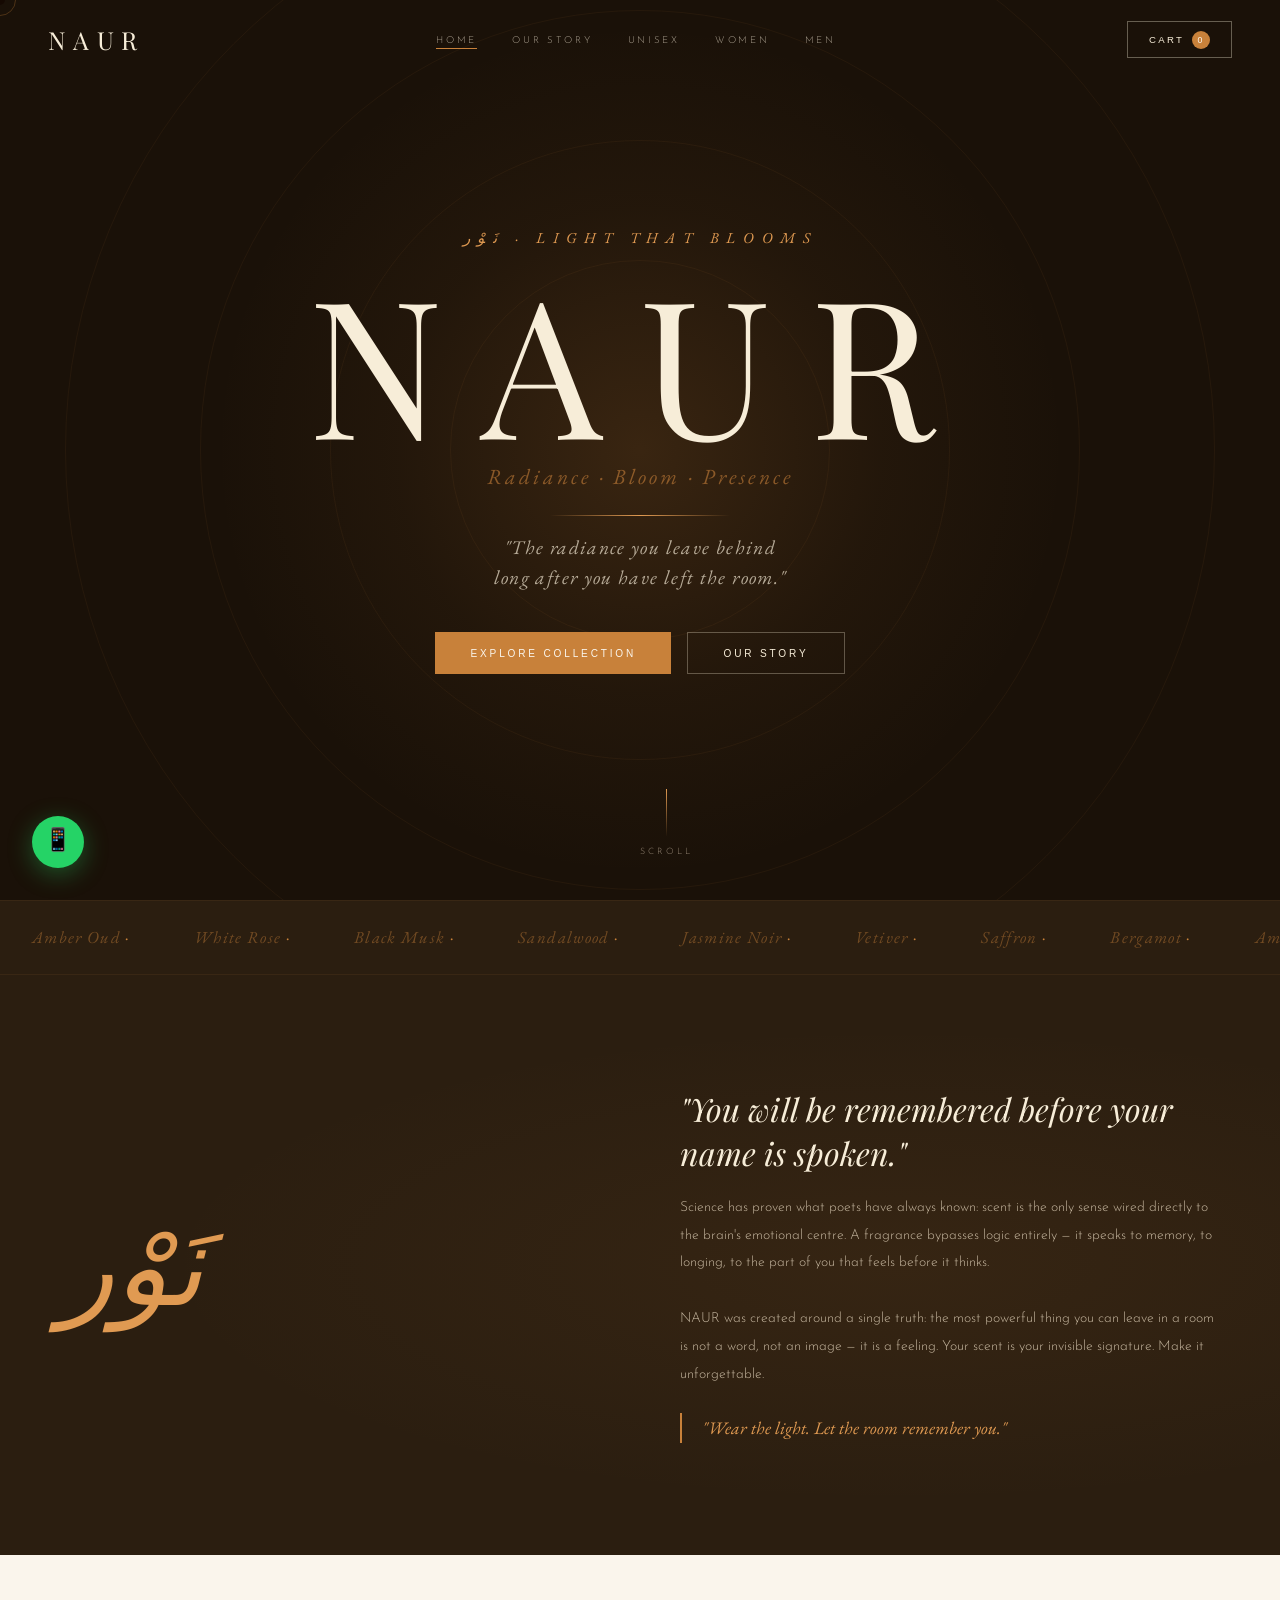
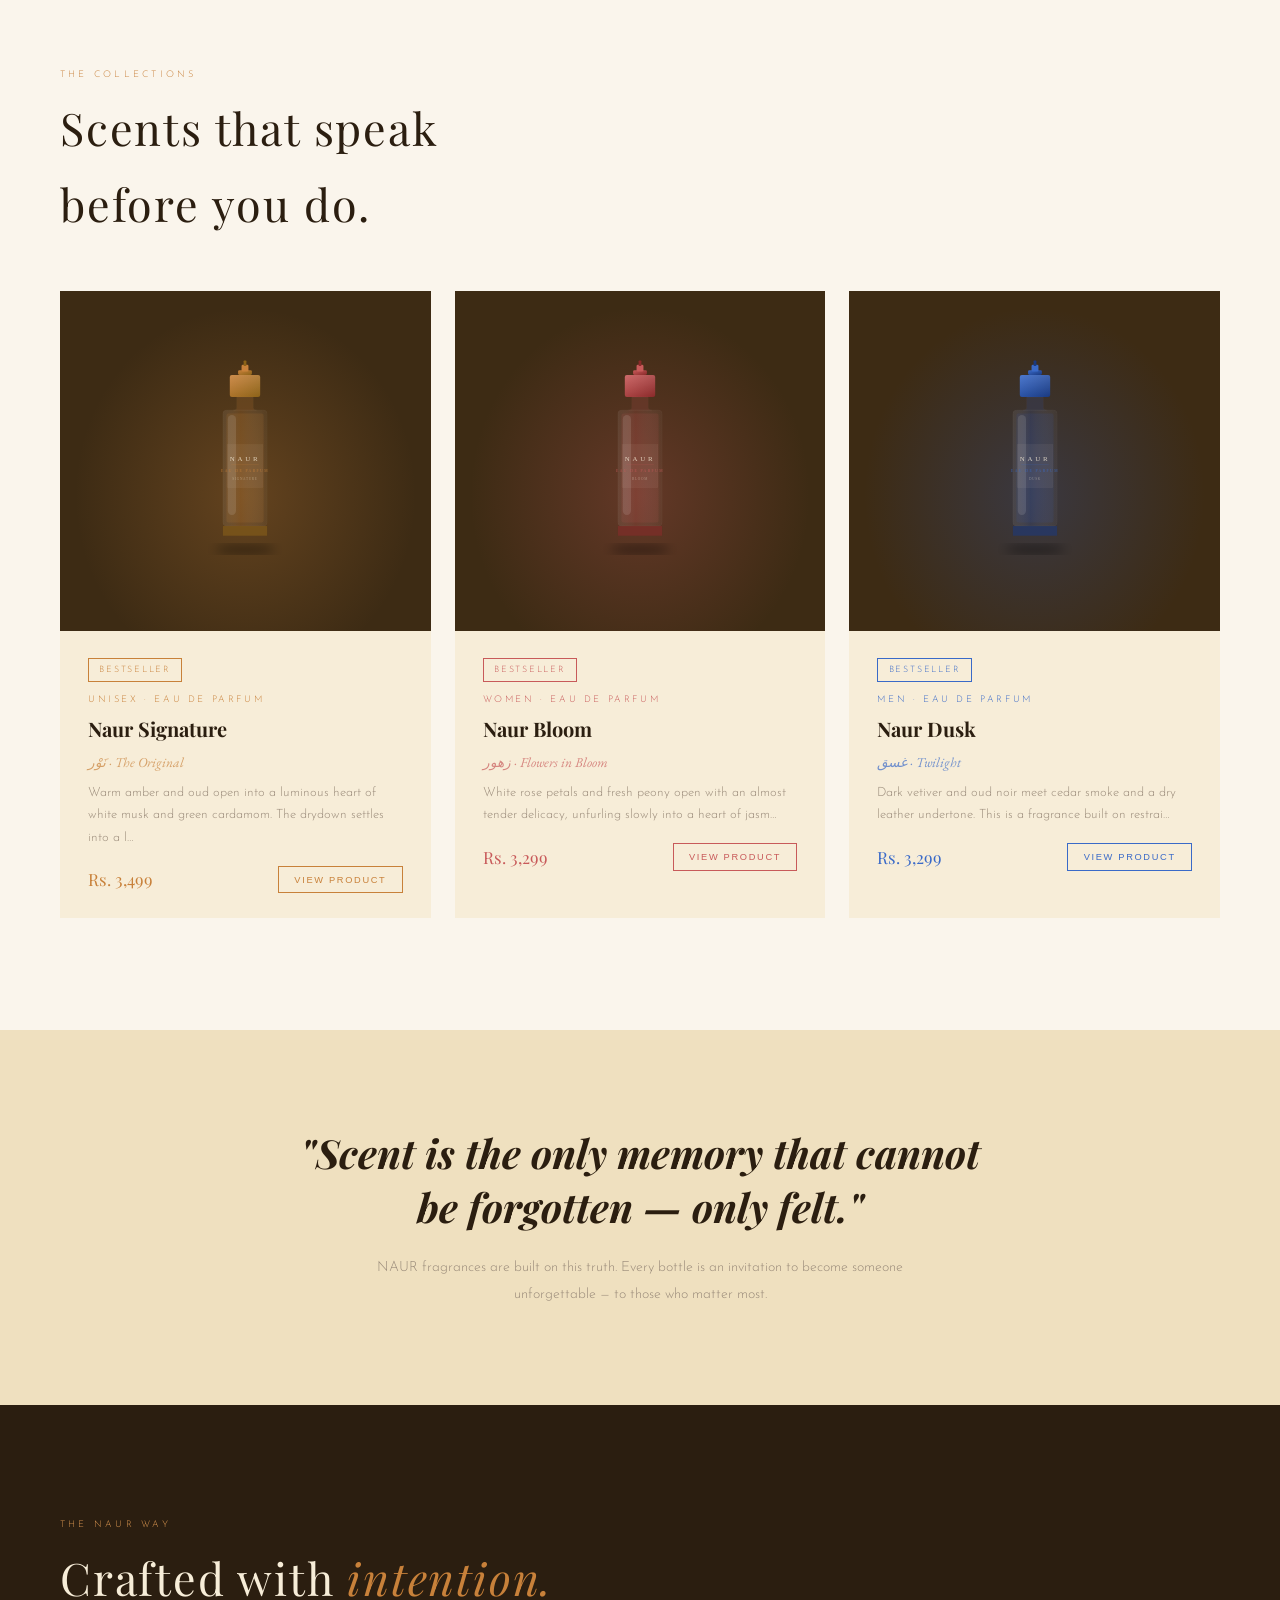
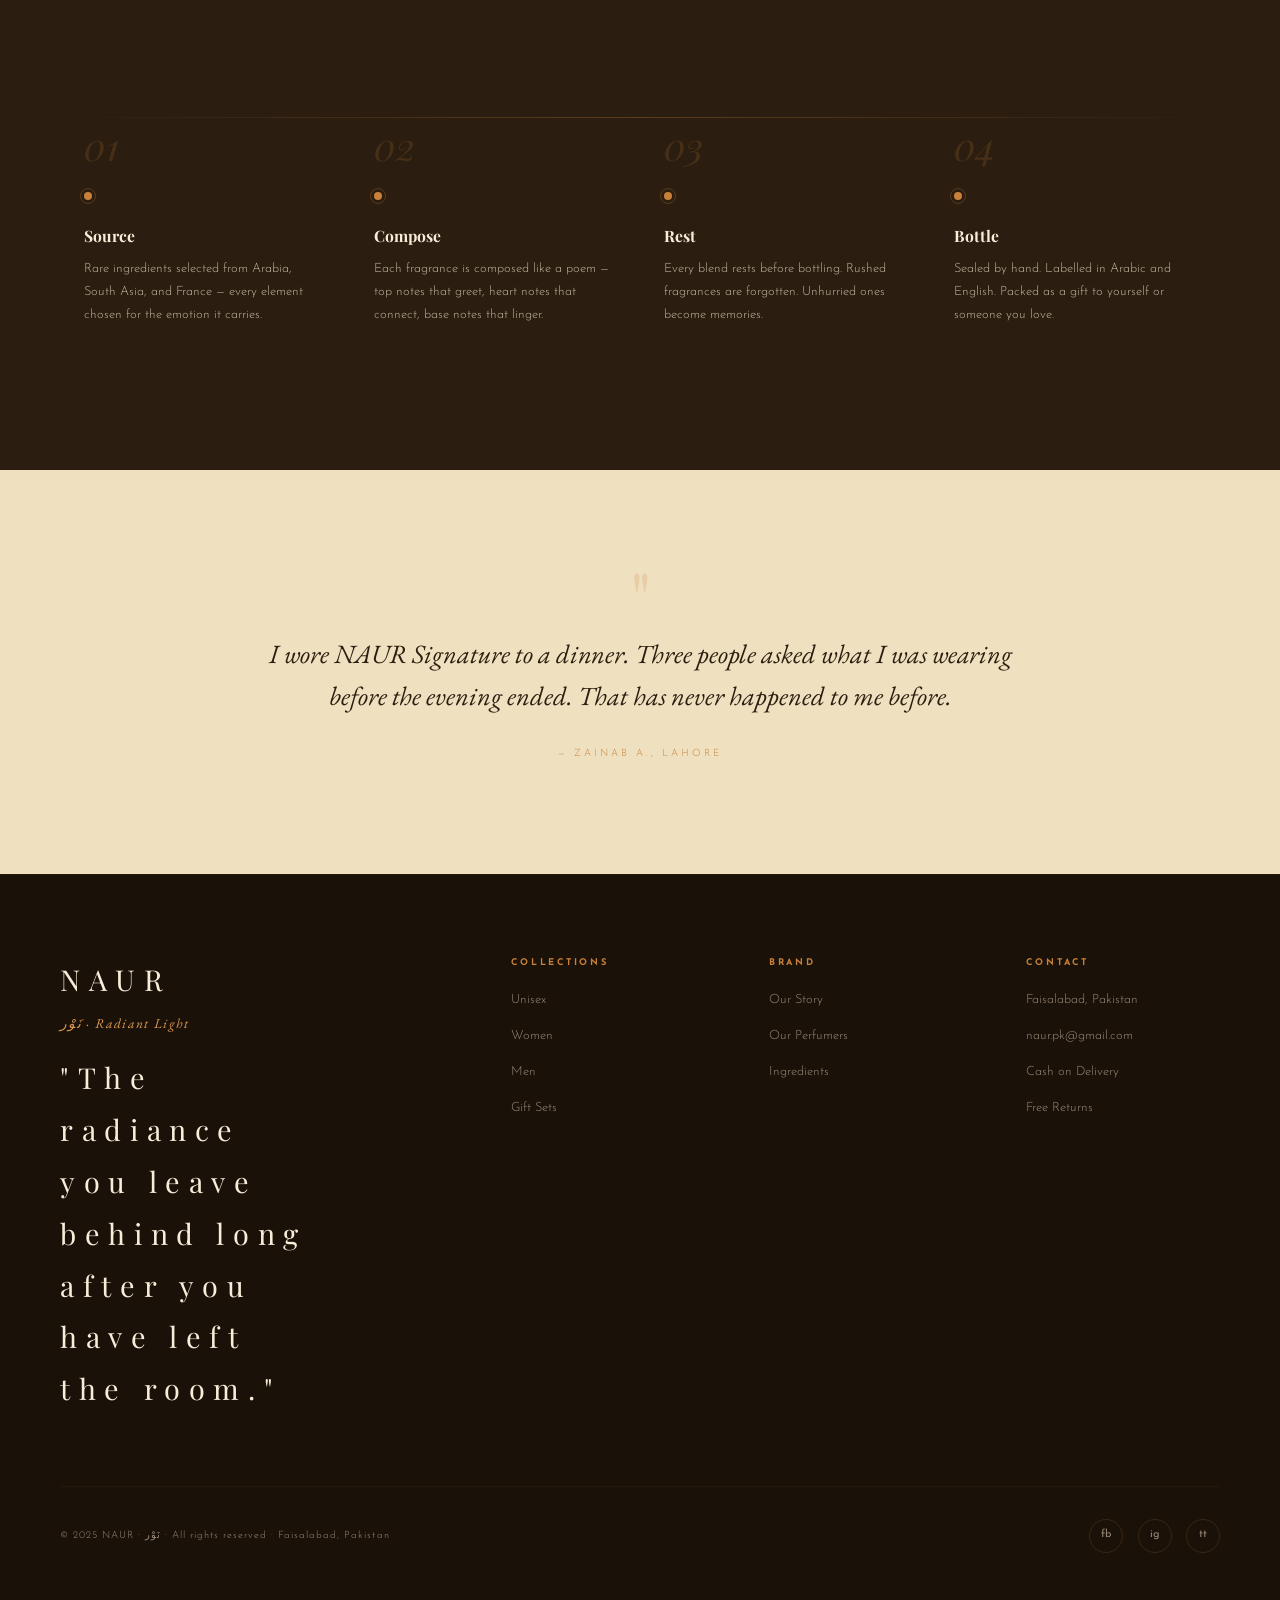
<file: naur-full-website (1).html>
<!DOCTYPE html>
<html lang="en">
<head>
<meta charset="UTF-8">
<meta name="viewport" content="width=device-width, initial-scale=1.0">
<title>NAUR — نَوْر · The Radiance You Leave Behind</title>
<link href="https://fonts.googleapis.com/css2?family=Playfair+Display:ital,wght@0,400;0,500;0,600;1,300;1,400;1,500&family=EB+Garamond:ital,wght@0,400;1,300;1,400&family=Josefin+Sans:wght@100;200;300;400&display=swap" rel="stylesheet">
<style>
*,*::before,*::after{box-sizing:border-box;margin:0;padding:0}
:root{
  --dusk:#2B1E10;--dusk2:#3D2B14;--dusk3:#1a1108;
  --dawn:#C8813A;--dawn2:#E09A52;--dawn3:#F0B870;
  --sand:#F7EDD8;--sand2:#EFE0BF;--sand3:#E4D0A4;
  --cream:#FAF5EC;--smoke:#9A8B7A;--smoke2:#C4B59E;
  --gold:#B8862C;
}
html{scroll-behavior:smooth}
body{background:var(--cream);color:var(--dusk);font-family:'Josefin Sans',sans-serif;font-weight:300;line-height:1.7;overflow-x:hidden;cursor:none}

/* ── CURSOR ── */
#CUR{width:10px;height:10px;border-radius:50%;background:var(--dawn);position:fixed;top:0;left:0;pointer-events:none;z-index:9999;transform:translate(-50%,-50%);mix-blend-mode:multiply;transition:transform .2s,background .3s}
#CURT{width:32px;height:32px;border-radius:50%;border:1px solid rgba(200,129,58,.3);position:fixed;top:0;left:0;pointer-events:none;z-index:9998;transform:translate(-50%,-50%);transition:all .38s cubic-bezier(.16,1,.3,1)}

/* ── NAV ── */
nav{position:fixed;top:0;left:0;right:0;z-index:2000;padding:1.3rem 3rem;display:flex;align-items:center;justify-content:space-between;transition:all .45s}
nav.sc{background:rgba(250,245,236,.95);backdrop-filter:blur(18px);padding:1rem 3rem;box-shadow:0 1px 0 rgba(43,30,16,.07)}
.nlogo{font-family:'Playfair Display',serif;font-size:1.55rem;letter-spacing:.3em;color:var(--sand);cursor:pointer;transition:color .3s;border:none;background:none}
nav.sc .nlogo{color:var(--dusk)}
.nlinks{display:flex;gap:2.2rem;list-style:none;align-items:center}
.nlinks a{font-size:.6rem;letter-spacing:.28em;text-transform:uppercase;color:rgba(247,237,216,.65);text-decoration:none;cursor:pointer;transition:color .3s;position:relative;background:none;border:none}
.nlinks a::after{content:'';position:absolute;bottom:-3px;left:0;right:0;height:.5px;background:var(--dawn);transform:scaleX(0);transform-origin:left;transition:transform .3s}
.nlinks a:hover::after,.nlinks a.on::after{transform:scaleX(1)}
.nlinks a:hover{color:rgba(247,237,216,1)}
nav.sc .nlinks a{color:var(--smoke)}
nav.sc .nlinks a:hover{color:var(--dusk)}
.ncart{font-size:.6rem;letter-spacing:.24em;text-transform:uppercase;padding:.55rem 1.3rem;border:.5px solid rgba(247,237,216,.35);color:var(--sand);background:transparent;cursor:pointer;transition:all .3s;display:flex;align-items:center;gap:.5rem}
.ncart:hover{background:var(--dawn);border-color:var(--dawn);color:var(--cream)}
nav.sc .ncart{border-color:var(--dusk);color:var(--dusk)}
nav.sc .ncart:hover{background:var(--dusk);color:var(--sand)}
.ncart-badge{background:var(--dawn);color:var(--cream);width:18px;height:18px;border-radius:50%;font-size:.55rem;display:flex;align-items:center;justify-content:center;transition:background .3s}
nav.sc .ncart-badge{background:var(--dusk);color:var(--sand)}

/* ── PAGE SYSTEM ── */
.pg{display:none}.pg.on{display:block;animation:pgIn .55s cubic-bezier(.16,1,.3,1) both}
@keyframes pgIn{from{opacity:0;transform:translateY(14px)}to{opacity:1;transform:translateY(0)}}
.rv{opacity:0;transform:translateY(26px);transition:opacity .75s cubic-bezier(.16,1,.3,1),transform .75s cubic-bezier(.16,1,.3,1)}
.rv.vis{opacity:1;transform:translateY(0)}
.rvl{opacity:0;transform:translateX(-26px);transition:opacity .75s cubic-bezier(.16,1,.3,1),transform .75s cubic-bezier(.16,1,.3,1)}
.rvl.vis{opacity:1;transform:translateX(0)}
.rvr{opacity:0;transform:translateX(26px);transition:opacity .75s cubic-bezier(.16,1,.3,1),transform .75s cubic-bezier(.16,1,.3,1)}
.rvr.vis{opacity:1;transform:translateX(0)}

/* ── HERO ── */
.hero{min-height:100vh;background:var(--dusk3);position:relative;overflow:hidden;display:flex;align-items:center;justify-content:center}
.hero-particles{position:absolute;inset:0;pointer-events:none}
.particle{position:absolute;border-radius:50%;background:var(--dawn3);opacity:0;animation:floatUp var(--d,8s) var(--dl,0s) ease-in-out infinite}
@keyframes floatUp{0%,100%{opacity:0;transform:translateY(0) scale(0)}10%{opacity:.55}80%{opacity:.25}100%{opacity:0;transform:translateY(-110vh) scale(1.4)}}
.hglow{position:absolute;width:860px;height:860px;border-radius:50%;background:radial-gradient(ellipse at center,rgba(200,129,58,.18) 0%,rgba(200,129,58,.05) 40%,transparent 70%);top:50%;left:50%;transform:translate(-50%,-50%);animation:glowPulse 6s ease-in-out infinite;pointer-events:none}
@keyframes glowPulse{0%,100%{transform:translate(-50%,-50%) scale(1);opacity:1}50%{transform:translate(-50%,-50%) scale(1.09);opacity:.7}}
.hring{position:absolute;border-radius:50%;border:.5px solid rgba(200,129,58,.07);top:50%;left:50%;transform:translate(-50%,-50%);animation:ringP 4s ease-in-out infinite}
@keyframes ringP{0%,100%{transform:translate(-50%,-50%) scale(1);opacity:.7}50%{transform:translate(-50%,-50%) scale(1.03);opacity:.35}}
.hcontent{position:relative;z-index:2;text-align:center;padding:2rem;display:flex;flex-direction:column;align-items:center}
.h-eye{font-family:'EB Garamond',serif;font-style:italic;font-size:clamp(.8rem,1.4vw,.95rem);letter-spacing:.5em;color:var(--dawn2);text-transform:uppercase;margin-bottom:1.5rem;opacity:0;animation:fadeUp .8s .3s both}
.h-name{font-family:'Playfair Display',serif;font-size:clamp(5rem,16vw,12rem);font-weight:400;letter-spacing:.2em;color:var(--sand);line-height:.88;opacity:0;animation:fadeUp .9s .5s both}
.h-arabic{font-family:'EB Garamond',serif;font-style:italic;font-size:clamp(.95rem,2.2vw,1.35rem);color:rgba(200,129,58,.6);letter-spacing:.15em;margin:.8rem 0;opacity:0;animation:fadeUp .8s .7s both}
.h-rule{width:0;height:.5px;background:linear-gradient(90deg,transparent,var(--dawn2),transparent);margin:.5rem auto;animation:ruleGrow 1s .9s both}
@keyframes ruleGrow{from{width:0}to{width:180px}}
.h-tag{font-family:'EB Garamond',serif;font-style:italic;font-size:clamp(1rem,2vw,1.22rem);font-weight:300;color:rgba(247,237,216,.68);letter-spacing:.07em;margin-top:.5rem;max-width:480px;line-height:1.55;opacity:0;animation:fadeUp .8s 1.1s both}
.h-cta{display:flex;gap:1rem;margin-top:2.5rem;flex-wrap:wrap;justify-content:center;opacity:0;animation:fadeUp .8s 1.3s both}
@keyframes fadeUp{from{opacity:0;transform:translateY(18px)}to{opacity:1;transform:translateY(0)}}
.h-scroll{position:absolute;bottom:2.5rem;left:50%;transform:translateX(-50%);display:flex;flex-direction:column;align-items:center;gap:8px;opacity:0;animation:fadeUp .8s 1.7s both;z-index:2}
.h-scroll-line{width:.5px;height:48px;background:linear-gradient(to bottom,var(--dawn2),transparent);animation:scrollAnim 1.8s .5s ease-in-out infinite}
@keyframes scrollAnim{0%,100%{transform:scaleY(1);opacity:.55}50%{transform:scaleY(1.2);opacity:1}}
.h-scroll-txt{font-size:.55rem;letter-spacing:.35em;color:var(--smoke);text-transform:uppercase}

/* ── BUTTONS ── */
.btn-p{font-size:.63rem;letter-spacing:.28em;text-transform:uppercase;padding:.9rem 2.2rem;background:var(--dawn);color:var(--cream);border:none;cursor:pointer;transition:all .35s}
.btn-p:hover{background:var(--dawn2);transform:translateY(-2px);box-shadow:0 12px 36px rgba(200,129,58,.3)}
.btn-g{font-size:.63rem;letter-spacing:.28em;text-transform:uppercase;padding:.9rem 2.2rem;background:transparent;color:var(--sand);border:.5px solid rgba(247,237,216,.3);cursor:pointer;transition:all .35s}
.btn-g:hover{border-color:var(--dawn);color:var(--dawn)}

/* ── SECTION COMMON ── */
.section{padding:6rem 3rem;max-width:1160px;margin:0 auto}
.slabel{font-size:.58rem;letter-spacing:.35em;color:var(--dawn);text-transform:uppercase;margin-bottom:.5rem}
.sh{font-family:'Playfair Display',serif;font-size:clamp(1.8rem,3.5vw,2.8rem);font-weight:400;color:var(--dusk);letter-spacing:.04em;margin-bottom:1rem}
.sh em{font-style:italic;color:var(--dawn)}
.sbody{font-size:.88rem;color:var(--smoke);line-height:1.95;max-width:560px}
.divfull{height:.5px;background:linear-gradient(90deg,transparent,rgba(200,129,58,.2),transparent)}

/* ── MARQUEE ── */
.marquee{overflow:hidden;padding:1.4rem 0;background:var(--dusk);border-top:.5px solid rgba(200,129,58,.09);border-bottom:.5px solid rgba(200,129,58,.09)}
.mtrack{display:flex;animation:mrun 20s linear infinite;white-space:nowrap}
.mitem{font-family:'EB Garamond',serif;font-style:italic;font-size:1.05rem;color:rgba(200,129,58,.45);padding:0 2rem;flex-shrink:0;letter-spacing:.08em}
.mdot{color:var(--dawn);font-style:normal}
@keyframes mrun{from{transform:translateX(0)}to{transform:translateX(-50%)}}

/* ── EMOTION SECTION ── */
.emo{background:var(--dusk);padding:7rem 3rem;position:relative;overflow:hidden}
.emo::before{content:'';position:absolute;inset:0;background:radial-gradient(ellipse at 70% 50%,rgba(200,129,58,.07),transparent 58%);pointer-events:none}
.emo-inner{max-width:1160px;margin:0 auto;display:grid;grid-template-columns:1fr 1fr;gap:5rem;align-items:center}
.emo-arabic{font-family:'EB Garamond',serif;font-style:italic;font-size:clamp(4rem,10vw,7rem);color:var(--dawn2);line-height:1;opacity:.8}
.emo-h{font-family:'Playfair Display',serif;font-style:italic;font-size:clamp(1.35rem,2.8vw,2rem);color:var(--sand);margin-bottom:1.25rem;line-height:1.35}
.emo-p{font-size:.87rem;color:var(--smoke2);line-height:2;margin-bottom:1.5rem}
.emo-q{font-family:'EB Garamond',serif;font-style:italic;font-size:1.1rem;color:var(--dawn2);border-left:2px solid var(--dawn);padding-left:1.25rem;line-height:1.7}

/* ── PRODUCT CARD ── */
.grid3{display:grid;grid-template-columns:repeat(auto-fill,minmax(300px,1fr));gap:1.5rem}
.pcard{background:var(--sand);cursor:pointer;transition:transform .4s cubic-bezier(.16,1,.3,1),box-shadow .4s;overflow:hidden;position:relative}
.pcard:hover{transform:translateY(-6px);box-shadow:0 22px 50px rgba(43,30,16,.14)}
.pcard-img{height:340px;display:flex;align-items:center;justify-content:center;position:relative;overflow:hidden}
.pcard-glow{position:absolute;inset:0;transition:opacity .4s}
.pcard:hover .pcard-glow{opacity:1.8}
.pcard-info{padding:1.5rem 1.75rem}
.pc-cat{font-size:.58rem;letter-spacing:.28em;text-transform:uppercase;margin-bottom:.3rem}
.pc-name{font-family:'Playfair Display',serif;font-size:1.25rem;color:var(--dusk);margin-bottom:.3rem}
.pc-arabic{font-family:'EB Garamond',serif;font-style:italic;font-size:.85rem;opacity:.7;margin-bottom:.5rem}
.pc-desc{font-size:.8rem;color:var(--smoke);line-height:1.75;margin-bottom:1rem}
.pc-row{display:flex;align-items:center;justify-content:space-between}
.pc-price{font-family:'Playfair Display',serif;font-size:1.05rem}
.pc-btn{font-size:.58rem;letter-spacing:.18em;text-transform:uppercase;padding:.48rem .95rem;border:.5px solid;background:transparent;cursor:pointer;transition:all .3s}
.pbadge{display:inline-block;font-size:.55rem;letter-spacing:.2em;text-transform:uppercase;padding:.22rem .65rem;border:.5px solid;margin-bottom:.6rem}

/* ── WIDE QUOTE ── */
.wq{padding:6rem 3rem;background:var(--sand2)}
.wq-inner{max-width:1160px;margin:0 auto;text-align:center}
.wq-h{font-family:'Playfair Display',serif;font-style:italic;font-size:clamp(1.6rem,3.5vw,2.5rem);color:var(--dusk);line-height:1.35;max-width:700px;margin:0 auto 1.25rem}
.wq-p{font-size:.88rem;color:var(--smoke);max-width:560px;margin:0 auto;line-height:1.95}

/* ── PROCESS ── */
.proc{background:var(--dusk);padding:7rem 3rem;position:relative;overflow:hidden}
.proc-inner{max-width:1160px;margin:0 auto}
.proc-steps{display:grid;grid-template-columns:repeat(auto-fit,minmax(200px,1fr));gap:0;margin-top:4rem;position:relative}
.proc-steps::before{content:'';position:absolute;top:2.3rem;left:0;right:0;height:.5px;background:linear-gradient(90deg,transparent,rgba(200,129,58,.3),transparent)}
.step{padding:2rem 1.5rem}
.step-n{font-family:'Playfair Display',serif;font-size:2.4rem;font-style:italic;color:rgba(200,129,58,.18);margin-bottom:.9rem}
.step-dot{width:8px;height:8px;border-radius:50%;background:var(--dawn);margin-bottom:1.4rem;position:relative}
.step-dot::before{content:'';position:absolute;inset:-4px;border-radius:50%;border:.5px solid rgba(200,129,58,.28)}
.step-t{font-family:'Playfair Display',serif;font-size:.98rem;color:var(--sand);margin-bottom:.45rem}
.step-p{font-size:.8rem;color:var(--smoke2);line-height:1.8}

/* ── TESTIMONIAL ── */
.testi{padding:7rem 3rem}
.testi-inner{max-width:780px;margin:0 auto;text-align:center}
.tq{font-family:'Playfair Display',serif;font-size:4.5rem;color:rgba(200,129,58,.18);line-height:.4;margin-bottom:1.4rem}
.tt{font-family:'EB Garamond',serif;font-style:italic;font-size:clamp(1.15rem,2.5vw,1.65rem);color:var(--dusk);line-height:1.6;margin-bottom:1.75rem}
.ta{font-size:.63rem;letter-spacing:.3em;color:var(--dawn);text-transform:uppercase}

/* ── ABOUT HERO ── */
.about-hero{min-height:68vh;background:var(--dusk3);display:flex;align-items:center;justify-content:center;position:relative;overflow:hidden;padding:8rem 3rem 5rem;text-align:center}
.about-inner{max-width:780px;position:relative;z-index:2}
.ah-label{font-size:.58rem;letter-spacing:.5em;color:var(--dawn2);text-transform:uppercase;margin-bottom:1.4rem;display:block}
.ah-h{font-family:'Playfair Display',serif;font-style:italic;font-size:clamp(1.8rem,4.5vw,3.2rem);color:var(--sand);margin-bottom:1.4rem;line-height:1.25}
.ah-sub{font-family:'EB Garamond',serif;font-style:italic;font-size:1.05rem;color:rgba(247,237,216,.58);max-width:480px;margin:0 auto;line-height:1.7}

/* ── ABOUT STORY ── */
.astory{padding:6rem 3rem;max-width:1160px;margin:0 auto;display:grid;grid-template-columns:1fr 1fr;gap:6rem;align-items:center}
.astory-img{height:480px;background:var(--dusk2);position:relative;overflow:hidden;display:flex;align-items:center;justify-content:center}
.astory-img::before{content:'';position:absolute;inset:0;background:radial-gradient(ellipse at 40% 40%,rgba(200,129,58,.1),transparent 60%)}
.astory-arabic{font-family:'EB Garamond',serif;font-style:italic;font-size:7.5rem;color:rgba(200,129,58,.12);position:absolute;line-height:1}
.astory-text{display:flex;flex-direction:column;gap:1.5rem}
.ast-h{font-family:'Playfair Display',serif;font-size:clamp(1.3rem,2.5vw,1.8rem);color:var(--dusk);margin-bottom:.25rem}
.ast-p{font-size:.87rem;color:var(--smoke);line-height:1.95}
.ast-q{font-family:'EB Garamond',serif;font-style:italic;font-size:1.15rem;color:var(--dawn);border-left:2px solid var(--dawn);padding-left:1.2rem;line-height:1.65}

/* ── VALUES ── */
.vals{background:var(--dusk);padding:6rem 3rem}
.vals-inner{max-width:1160px;margin:0 auto}
.vgrid{display:grid;grid-template-columns:repeat(auto-fit,minmax(220px,1fr));gap:2px;margin-top:3rem}
.vcard{background:var(--dusk2);padding:2.5rem 2rem}
.vi{width:40px;height:40px;border-radius:50%;border:.5px solid var(--dawn);display:flex;align-items:center;justify-content:center;margin-bottom:1.25rem;font-size:1.2rem}
.vt{font-family:'Playfair Display',serif;font-size:1rem;color:var(--sand);margin-bottom:.55rem}
.vp{font-size:.8rem;color:var(--smoke2);line-height:1.8}

/* ── COLLECTION HERO ── */
.coll-hero{min-height:55vh;display:flex;align-items:center;justify-content:center;position:relative;overflow:hidden;padding:8rem 3rem 4rem;text-align:center}
.coll-h{font-family:'Playfair Display',serif;font-size:clamp(2.5rem,7vw,4.5rem);letter-spacing:.08em}

/* ── PRODUCT DETAIL ── */
.pd-wrap{padding-top:82px}
.pd-back{display:inline-flex;align-items:center;gap:.6rem;margin:1.75rem 3rem;font-size:.6rem;letter-spacing:.25em;text-transform:uppercase;color:var(--smoke);cursor:pointer;transition:color .3s;background:none;border:none}
.pd-back:hover{color:var(--dusk)}
.pd-back svg{width:13px;height:13px;stroke:currentColor;fill:none;stroke-width:1.5}
.pd-main{max-width:1160px;margin:0 auto;padding:0 3rem 5rem;display:grid;grid-template-columns:52% 1fr;gap:4rem;align-items:start}
/* carousel */
.car-wrap{position:sticky;top:90px}
.carousel{position:relative;overflow:hidden;background:var(--dusk2);aspect-ratio:4/5}
.slides{display:flex;transition:transform .55s cubic-bezier(.16,1,.3,1)}
.slide{min-width:100%;aspect-ratio:4/5;display:flex;align-items:center;justify-content:center;position:relative;overflow:hidden;flex-direction:column;gap:.75rem}
.slide-glow{position:absolute;inset:0;pointer-events:none}
.car-arrow{position:absolute;top:50%;transform:translateY(-50%);z-index:10;width:42px;height:42px;border-radius:50%;border:.5px solid rgba(247,237,216,.18);background:rgba(43,30,16,.5);backdrop-filter:blur(8px);display:flex;align-items:center;justify-content:center;cursor:pointer;transition:all .3s;color:var(--sand);font-size:.85rem}
.car-arrow:hover{background:rgba(200,129,58,.7);border-color:var(--dawn)}
.car-prev{left:1rem}.car-next{right:1rem}
.car-dots{display:flex;gap:7px;justify-content:center;margin-top:1rem}
.cdot{width:6px;height:6px;border-radius:50%;background:var(--sand3);cursor:pointer;transition:all .3s}
.cdot.on{background:var(--dawn);width:20px;border-radius:3px}
.thumbrow{display:flex;gap:7px;margin-top:7px;overflow-x:auto;padding-bottom:2px}
.thumb{width:68px;flex-shrink:0;aspect-ratio:1;cursor:pointer;border:.5px solid transparent;transition:all .3s;overflow:hidden;background:var(--dusk2)}
.thumb.on{border-color:var(--dawn)}
.slide-lbl{font-size:.52rem;letter-spacing:.28em;color:var(--smoke);text-transform:uppercase;position:relative;z-index:2}
/* product info */
.pi{padding-top:.3rem}
.pi-lbl{font-size:.58rem;letter-spacing:.4em;text-transform:uppercase;margin-bottom:.45rem}
.pi-name{font-family:'Playfair Display',serif;font-size:clamp(1.8rem,3.5vw,2.6rem);letter-spacing:.06em;margin-bottom:.28rem;line-height:1.1}
.pi-arabic{font-family:'EB Garamond',serif;font-style:italic;font-size:.98rem;margin-bottom:.8rem}
.pi-rating{display:flex;align-items:center;gap:.7rem;margin-bottom:1.2rem}
.stars{color:var(--dawn);letter-spacing:.08em}
.rcount{font-size:.72rem;color:var(--smoke)}
.pi-price{font-family:'Playfair Display',serif;font-size:1.9rem;margin-bottom:.25rem}
.pi-tax{font-size:.62rem;letter-spacing:.14em;color:var(--smoke);text-transform:uppercase;margin-bottom:1.4rem}
.pi-desc{font-size:.87rem;color:var(--smoke);line-height:1.95;margin-bottom:1.6rem;border-left:2px solid var(--dawn);padding-left:1rem}
.pi-sec{font-size:.6rem;letter-spacing:.28em;text-transform:uppercase;margin-bottom:.7rem}
.notes-row{display:flex;gap:5px;flex-wrap:wrap;margin-bottom:1.6rem}
.note{font-size:.68rem;letter-spacing:.1em;padding:.28rem .72rem;background:var(--sand2);color:var(--dusk)}
.sizes{display:flex;gap:7px;margin-bottom:1.6rem}
.sz{width:62px;height:38px;display:flex;align-items:center;justify-content:center;border:.5px solid var(--sand3);font-size:.68rem;letter-spacing:.08em;cursor:pointer;transition:all .3s;color:var(--dusk)}
.sz.on{border-color:var(--dusk);background:var(--dusk);color:var(--sand)}
.sz:hover:not(.on){border-color:var(--smoke)}
.qty-wrap{display:flex;align-items:center;border:.5px solid var(--sand3);width:fit-content;margin-bottom:1.8rem}
.qbtn{width:38px;height:38px;display:flex;align-items:center;justify-content:center;cursor:pointer;font-size:1.1rem;color:var(--dusk);transition:background .25s;background:none;border:none}
.qbtn:hover{background:var(--sand2)}
.qnum{width:48px;height:38px;display:flex;align-items:center;justify-content:center;font-family:'Playfair Display',serif;font-size:.98rem;border-left:.5px solid var(--sand3);border-right:.5px solid var(--sand3)}
.cta-row{display:flex;gap:9px;margin-bottom:1.8rem}
.btn-cart{flex:1;padding:1rem;font-size:.62rem;letter-spacing:.28em;text-transform:uppercase;color:var(--sand);border:none;cursor:pointer;transition:all .35s}
.btn-buy{flex:1;padding:1rem;font-size:.62rem;letter-spacing:.28em;text-transform:uppercase;background:transparent;color:var(--dusk);border:.5px solid var(--dusk);cursor:pointer;transition:all .35s}
.btn-buy:hover{background:var(--dusk);color:var(--sand)}
.del-row{display:flex;gap:.9rem;flex-wrap:wrap;margin-bottom:1.5rem}
.del-item{display:flex;align-items:center;gap:.45rem;font-size:.7rem;color:var(--smoke)}
.del-ic{width:26px;height:26px;border-radius:50%;border:.5px solid var(--sand3);display:flex;align-items:center;justify-content:center;font-size:.8rem}
.wish{display:flex;align-items:center;gap:.5rem;font-size:.62rem;letter-spacing:.18em;text-transform:uppercase;color:var(--smoke);background:none;border:none;cursor:pointer;transition:color .3s;padding:.4rem 0}
.wish:hover{color:var(--dawn)}

/* ── SPECS ── */
.specs{background:var(--dusk);padding:5rem 3rem}
.specs-inner{max-width:1160px;margin:0 auto}
.spgrid{display:grid;grid-template-columns:1fr 1fr;gap:4rem;margin-top:3rem}
.spec-row{display:flex;justify-content:space-between;align-items:baseline;padding:.88rem 0;border-bottom:.5px solid rgba(247,237,216,.055)}
.spec-row:last-child{border-bottom:none}
.sk{font-size:.68rem;letter-spacing:.18em;text-transform:uppercase;color:var(--smoke)}
.sv{font-family:'EB Garamond',serif;font-style:italic;font-size:.93rem;color:var(--sand2);text-align:right;max-width:55%}
.pyr{display:flex;flex-direction:column;gap:1px;margin-top:2rem}
.py-tier{padding:1.2rem 1.5rem;display:flex;align-items:flex-start;gap:1.4rem}
.py-top{background:rgba(200,129,58,.12);border-left:2px solid var(--dawn)}
.py-mid{background:rgba(200,129,58,.07);border-left:2px solid rgba(200,129,58,.5)}
.py-bot{background:rgba(200,129,58,.04);border-left:2px solid rgba(200,129,58,.24)}
.py-ico{font-size:1.15rem;flex-shrink:0;margin-top:.1rem}
.py-lbl{font-size:.58rem;letter-spacing:.25em;text-transform:uppercase;margin-bottom:.3rem}
.py-notes{font-family:'EB Garamond',serif;font-style:italic;font-size:.93rem;color:var(--smoke2)}

/* ── RELATED ── */
.related{padding:5rem 3rem;max-width:1160px;margin:0 auto}
.rel-grid{display:grid;grid-template-columns:repeat(auto-fill,minmax(210px,1fr));gap:1rem;margin-top:2.5rem}
.rel-card{cursor:pointer;transition:transform .35s cubic-bezier(.16,1,.3,1)}
.rel-card:hover{transform:translateY(-4px)}
.rel-img{height:200px;display:flex;align-items:center;justify-content:center;position:relative;overflow:hidden;background:var(--dusk2)}
.rel-info{padding:.95rem;background:var(--sand)}
.rel-name{font-family:'Playfair Display',serif;font-size:.98rem;color:var(--dusk);margin-bottom:.2rem}
.rel-price{font-size:.8rem}

/* ── CART DRAWER ── */
.cart-overlay{position:fixed;inset:0;background:rgba(43,30,16,.45);z-index:3000;opacity:0;pointer-events:none;transition:opacity .4s;backdrop-filter:blur(4px)}
.cart-overlay.on{opacity:1;pointer-events:all}
.cart-drawer{position:fixed;right:0;top:0;bottom:0;width:min(420px,95vw);background:var(--cream);z-index:3001;transform:translateX(100%);transition:transform .45s cubic-bezier(.16,1,.3,1);display:flex;flex-direction:column;overflow:hidden}
.cart-drawer.on{transform:translateX(0)}
.cd-head{padding:1.5rem 1.75rem;border-bottom:.5px solid var(--sand3);display:flex;align-items:center;justify-content:space-between}
.cd-title{font-family:'Playfair Display',serif;font-size:1.2rem;letter-spacing:.08em;color:var(--dusk)}
.cd-close{width:34px;height:34px;border-radius:50%;border:.5px solid var(--sand3);display:flex;align-items:center;justify-content:center;cursor:pointer;font-size:1.1rem;color:var(--smoke);background:none;transition:all .3s}
.cd-close:hover{background:var(--dusk);color:var(--sand);border-color:var(--dusk)}
.cd-body{flex:1;overflow-y:auto;padding:1.25rem 1.75rem}
.cd-empty{text-align:center;padding:4rem 1rem;color:var(--smoke)}
.cd-empty p{font-family:'EB Garamond',serif;font-style:italic;font-size:1.1rem;margin-top:.75rem}
.cd-item{display:flex;gap:1rem;padding:1rem 0;border-bottom:.5px solid var(--sand3);align-items:flex-start}
.cd-item-img{width:60px;height:80px;background:var(--dusk2);flex-shrink:0;display:flex;align-items:center;justify-content:center;overflow:hidden}
.cd-item-info{flex:1}
.cd-item-name{font-family:'Playfair Display',serif;font-size:.95rem;color:var(--dusk);margin-bottom:.2rem}
.cd-item-sub{font-size:.68rem;letter-spacing:.12em;color:var(--smoke);margin-bottom:.35rem}
.cd-item-price{font-family:'Playfair Display',serif;font-size:.9rem}
.cd-item-remove{font-size:.6rem;letter-spacing:.15em;text-transform:uppercase;color:var(--smoke);background:none;border:none;cursor:pointer;transition:color .3s;padding:.25rem 0}
.cd-item-remove:hover{color:var(--dawn)}
.cd-foot{padding:1.5rem 1.75rem;border-top:.5px solid var(--sand3);background:var(--sand)}
.cd-subtotal{display:flex;justify-content:space-between;align-items:baseline;margin-bottom:1rem}
.cd-stlabel{font-size:.65rem;letter-spacing:.25em;text-transform:uppercase;color:var(--smoke)}
.cd-stval{font-family:'Playfair Display',serif;font-size:1.3rem;color:var(--dusk)}
.cd-checkout{width:100%;padding:1.1rem;font-size:.65rem;letter-spacing:.3em;text-transform:uppercase;background:var(--dusk);color:var(--sand);border:none;cursor:pointer;transition:background .3s;margin-bottom:.6rem}
.cd-checkout:hover{background:var(--dawn)}
.cd-continue{width:100%;padding:.7rem;font-size:.6rem;letter-spacing:.25em;text-transform:uppercase;background:transparent;color:var(--smoke);border:.5px solid var(--sand3);cursor:pointer;transition:all .3s}
.cd-continue:hover{border-color:var(--dusk);color:var(--dusk)}

/* ── FOOTER ── */
footer{background:var(--dusk3);padding:5rem 3rem 3rem;border-top:.5px solid rgba(200,129,58,.08)}
.ft-inner{max-width:1160px;margin:0 auto}
.ft-top{display:grid;grid-template-columns:2fr 1fr 1fr 1fr;gap:4rem;margin-bottom:4rem}
.ft-brand p{font-family:'Playfair Display',serif;font-size:1.8rem;letter-spacing:.3em;color:var(--sand);margin-bottom:.4rem}
.ft-brand small{font-family:'EB Garamond',serif;font-style:italic;font-size:.85rem;color:var(--dawn2);letter-spacing:.1em}
.ft-tagline{font-size:.8rem;color:var(--smoke);line-height:1.8;margin-top:.9rem;max-width:250px}
.ft-col h4{font-size:.58rem;letter-spacing:.3em;color:var(--dawn);text-transform:uppercase;margin-bottom:.9rem}
.ft-col ul{list-style:none}
.ft-col li{margin-bottom:.55rem}
.ft-col a{font-size:.8rem;color:var(--smoke);text-decoration:none;transition:color .3s;cursor:pointer;background:none;border:none}
.ft-col a:hover{color:var(--dawn2)}
.ft-bottom{display:flex;justify-content:space-between;align-items:center;padding-top:2rem;border-top:.5px solid rgba(200,129,58,.07);flex-wrap:wrap;gap:1rem}
.ft-copy{font-size:.63rem;color:var(--smoke);letter-spacing:.1em}
.ft-soc{display:flex;gap:.9rem}
.soc{width:34px;height:34px;border-radius:50%;border:.5px solid rgba(200,129,58,.18);display:flex;align-items:center;justify-content:center;cursor:pointer;transition:all .3s;color:var(--smoke);font-size:.68rem;font-weight:400}
.soc:hover{border-color:var(--dawn);background:rgba(200,129,58,.08);color:var(--dawn2)}

/* ── TOAST ── */
.toast{position:fixed;bottom:2rem;right:2rem;background:var(--dusk);color:var(--sand);padding:.9rem 1.4rem;z-index:9999;font-size:.72rem;letter-spacing:.09em;transform:translateY(100px);opacity:0;transition:all .4s cubic-bezier(.16,1,.3,1);border-left:2px solid var(--dawn);max-width:310px;line-height:1.55;white-space:pre-line}
.toast.on{transform:translateY(0);opacity:1}

/* ── CHECKOUT MODAL ── */
.co-overlay{position:fixed;inset:0;background:rgba(26,17,8,.7);z-index:4000;opacity:0;pointer-events:none;transition:opacity .4s;backdrop-filter:blur(6px)}
.co-overlay.on{opacity:1;pointer-events:all}
.co-modal{position:fixed;top:50%;left:50%;transform:translate(-50%,-44%);width:min(680px,96vw);max-height:90vh;background:var(--cream);z-index:4001;opacity:0;pointer-events:none;transition:all .45s cubic-bezier(.16,1,.3,1);display:flex;flex-direction:column;overflow:hidden}
.co-modal.on{opacity:1;pointer-events:all;transform:translate(-50%,-50%)}
/* header */
.co-head{background:var(--dusk);padding:1.4rem 2rem;display:flex;align-items:center;justify-content:space-between;flex-shrink:0}
.co-brand{font-family:'Playfair Display',serif;font-size:1.1rem;letter-spacing:.28em;color:var(--sand)}
.co-close{width:32px;height:32px;border-radius:50%;border:.5px solid rgba(247,237,216,.2);background:none;color:var(--sand);cursor:pointer;font-size:1rem;display:flex;align-items:center;justify-content:center;transition:all .3s}
.co-close:hover{background:var(--dawn);border-color:var(--dawn)}
/* step bar */
.co-steps{display:flex;background:var(--dusk2);padding:0 2rem;flex-shrink:0}
.co-step{flex:1;padding:.85rem 0;display:flex;align-items:center;justify-content:center;gap:.55rem;font-size:.58rem;letter-spacing:.22em;text-transform:uppercase;color:var(--smoke);border-bottom:2px solid transparent;transition:all .3s;cursor:default}
.co-step.done{color:var(--dawn2);border-color:var(--dawn)}
.co-step.active{color:var(--sand);border-color:var(--dawn2)}
.co-step-num{width:20px;height:20px;border-radius:50%;border:.5px solid currentColor;display:flex;align-items:center;justify-content:center;font-size:.6rem;flex-shrink:0;transition:all .3s}
.co-step.done .co-step-num{background:var(--dawn);border-color:var(--dawn);color:var(--cream)}
/* body */
.co-body{flex:1;overflow-y:auto;padding:2rem}
/* panels */
.co-panel{display:none;animation:coPan .35s cubic-bezier(.16,1,.3,1) both}
.co-panel.on{display:block}
@keyframes coPan{from{opacity:0;transform:translateX(16px)}to{opacity:1;transform:translateX(0)}}
/* order summary */
.co-summary-title{font-family:'Playfair Display',serif;font-size:1.05rem;color:var(--dusk);margin-bottom:1.25rem;letter-spacing:.05em}
.co-items{display:flex;flex-direction:column;gap:0;border:.5px solid var(--sand3)}
.co-item{display:flex;gap:1rem;padding:.9rem 1rem;border-bottom:.5px solid var(--sand3);align-items:center}
.co-item:last-child{border-bottom:none}
.co-item-img{width:52px;height:70px;background:var(--dusk2);flex-shrink:0;display:flex;align-items:center;justify-content:center;overflow:hidden}
.co-item-name{font-family:'Playfair Display',serif;font-size:.92rem;color:var(--dusk);margin-bottom:.18rem}
.co-item-sub{font-size:.65rem;letter-spacing:.12em;color:var(--smoke);text-transform:uppercase}
.co-item-price{font-family:'Playfair Display',serif;font-size:.92rem;margin-left:auto;flex-shrink:0}
.co-divider{height:.5px;background:linear-gradient(90deg,transparent,rgba(200,129,58,.2),transparent);margin:1.25rem 0}
.co-totals{display:flex;flex-direction:column;gap:.55rem}
.co-total-row{display:flex;justify-content:space-between;font-size:.78rem;color:var(--smoke)}
.co-total-row.grand{border-top:.5px solid var(--sand3);padding-top:.75rem;margin-top:.2rem}
.co-total-row.grand span:first-child{font-size:.7rem;letter-spacing:.2em;text-transform:uppercase;color:var(--dusk)}
.co-total-row.grand span:last-child{font-family:'Playfair Display',serif;font-size:1.2rem;color:var(--dusk)}
/* form fields */
.co-form-title{font-family:'Playfair Display',serif;font-size:1.05rem;color:var(--dusk);margin-bottom:1.5rem;letter-spacing:.05em}
.co-grid2{display:grid;grid-template-columns:1fr 1fr;gap:1rem;margin-bottom:1rem}
@media(max-width:540px){.co-grid2{grid-template-columns:1fr}}
.co-field{display:flex;flex-direction:column;gap:.45rem;margin-bottom:1rem}
.co-label{font-size:.6rem;letter-spacing:.28em;text-transform:uppercase;color:var(--dusk);display:flex;align-items:center;gap:.4rem}
.co-required{color:var(--dawn);font-size:.7rem}
.co-input{width:100%;padding:.82rem 1rem;border:.5px solid var(--sand3);background:var(--sand);font-family:'Josefin Sans',sans-serif;font-size:.85rem;font-weight:300;color:var(--dusk);transition:border-color .3s,box-shadow .3s;outline:none;-webkit-appearance:none}
.co-input:focus{border-color:var(--dawn);box-shadow:0 0 0 3px rgba(200,129,58,.08)}
.co-input::placeholder{color:var(--smoke2)}
.co-input.err{border-color:#C85A5A;box-shadow:0 0 0 3px rgba(200,90,90,.08)}
.co-err-msg{font-size:.6rem;color:#C85A5A;letter-spacing:.1em;margin-top:-.3rem;display:none}
.co-err-msg.on{display:block}
.co-select{width:100%;padding:.82rem 1rem;border:.5px solid var(--sand3);background:var(--sand);font-family:'Josefin Sans',sans-serif;font-size:.85rem;font-weight:300;color:var(--dusk);outline:none;cursor:pointer;transition:border-color .3s;-webkit-appearance:none;background-image:url("data:image/svg+xml,%3Csvg xmlns='http://www.w3.org/2000/svg' width='12' height='8' viewBox='0 0 12 8'%3E%3Cpath d='M1 1l5 5 5-5' stroke='%23C8813A' stroke-width='1.5' fill='none'/%3E%3C/svg%3E");background-repeat:no-repeat;background-position:right 1rem center}
.co-select:focus{border-color:var(--dawn)}
/* payment methods */
.co-pay-title{font-family:'Playfair Display',serif;font-size:1.05rem;color:var(--dusk);margin-bottom:1.5rem}
.co-pay-grid{display:flex;flex-direction:column;gap:.75rem;margin-bottom:1.5rem}
.co-pay-opt{display:flex;align-items:center;gap:1rem;padding:1rem 1.25rem;border:.5px solid var(--sand3);cursor:pointer;transition:all .3s;background:var(--sand);position:relative}
.co-pay-opt:hover{border-color:var(--smoke)}
.co-pay-opt.sel{border-color:var(--dawn);background:rgba(200,129,58,.04)}
.co-pay-opt input[type=radio]{position:absolute;opacity:0;width:0;height:0}
.co-radio{width:18px;height:18px;border-radius:50%;border:.5px solid var(--sand3);flex-shrink:0;display:flex;align-items:center;justify-content:center;transition:all .3s}
.co-pay-opt.sel .co-radio{border-color:var(--dawn);background:var(--dawn)}
.co-radio-dot{width:7px;height:7px;border-radius:50%;background:var(--cream);opacity:0;transition:opacity .2s}
.co-pay-opt.sel .co-radio-dot{opacity:1}
.co-pay-icon{font-size:1.4rem;flex-shrink:0}
.co-pay-info{}
.co-pay-name{font-size:.8rem;font-weight:400;color:var(--dusk);letter-spacing:.06em}
.co-pay-desc{font-size:.68rem;color:var(--smoke);margin-top:.15rem}
/* card fields */
.co-card-fields{background:var(--sand2);padding:1.25rem;border:.5px solid var(--sand3);margin-top:.5rem;display:none}
.co-card-fields.on{display:block;animation:coPan .3s both}
.co-card-row{display:grid;grid-template-columns:1fr 1fr;gap:.75rem}
/* confirmation */
.co-confirm{text-align:center;padding:1.5rem 0}
.co-confirm-icon{font-size:3.5rem;margin-bottom:1rem;animation:popIn .6s cubic-bezier(.16,1,.3,1) both}
@keyframes popIn{from{transform:scale(0);opacity:0}to{transform:scale(1);opacity:1}}
.co-confirm-title{font-family:'Playfair Display',serif;font-size:1.5rem;color:var(--dusk);margin-bottom:.6rem}
.co-confirm-sub{font-family:'EB Garamond',serif;font-style:italic;font-size:1.05rem;color:var(--smoke);margin-bottom:1.75rem;line-height:1.6}
.co-order-box{background:var(--dusk);padding:1.5rem;text-align:left;margin-bottom:1.75rem}
.co-order-row{display:flex;justify-content:space-between;padding:.45rem 0;border-bottom:.5px solid rgba(247,237,216,.06);font-size:.78rem}
.co-order-row:last-child{border-bottom:none}
.co-order-key{color:var(--smoke)}
.co-order-val{color:var(--sand2);text-align:right;font-family:'EB Garamond',serif;font-style:italic}
.co-confirm-note{font-size:.72rem;color:var(--smoke);line-height:1.75;max-width:420px;margin:0 auto}
/* footer */
.co-foot{padding:1.25rem 2rem;background:var(--sand);border-top:.5px solid var(--sand3);display:flex;gap:.75rem;flex-shrink:0;align-items:center}
.co-btn-next{flex:1;padding:.9rem;font-size:.62rem;letter-spacing:.28em;text-transform:uppercase;background:var(--dusk);color:var(--sand);border:none;cursor:pointer;transition:all .35s}
.co-btn-next:hover{background:var(--dawn)}
.co-btn-back{padding:.9rem 1.25rem;font-size:.6rem;letter-spacing:.22em;text-transform:uppercase;background:transparent;color:var(--smoke);border:.5px solid var(--sand3);cursor:pointer;transition:all .3s}
.co-btn-back:hover{border-color:var(--dusk);color:var(--dusk)}
.co-secure{font-size:.6rem;letter-spacing:.15em;color:var(--smoke);display:flex;align-items:center;gap:.4rem;margin-left:auto}
/* whatsapp bubble */
.wa-float{position:fixed;bottom:2rem;left:2rem;z-index:3999;width:52px;height:52px;border-radius:50%;background:#25D366;display:flex;align-items:center;justify-content:center;cursor:pointer;box-shadow:0 6px 24px rgba(37,211,102,.35);transition:transform .3s;font-size:1.4rem}
.wa-float:hover{transform:scale(1.1)}
@media(max-width:540px){
  .co-steps .co-step span:not(.co-step-num){display:none}
  .co-foot{flex-wrap:wrap}
  .co-secure{width:100%;justify-content:center;margin-left:0}
}

/* ── RESPONSIVE ── */
@media(max-width:900px){
  .pd-main{grid-template-columns:1fr;gap:2.5rem;padding:0 1.5rem 4rem}
  .car-wrap{position:static}
  .astory{grid-template-columns:1fr;gap:2.5rem}
  .emo-inner{grid-template-columns:1fr;gap:3rem}
  .spgrid{grid-template-columns:1fr;gap:2.5rem}
  .ft-top{grid-template-columns:1fr 1fr;gap:2.5rem}
}
@media(max-width:768px){
  nav{padding:1.1rem 1.5rem}
  nav.sc{padding:.85rem 1.5rem}
  .nlinks{display:none}
  body{cursor:auto}
  #CUR,#CURT{display:none}
  .section,.emo,.proc,.testi,.wq,.vals,.specs,.related,.cg{padding:4rem 1.5rem}
  .coll-hero,.about-hero{padding:7rem 1.5rem 3.5rem}
  .grid3{grid-template-columns:1fr}
  .pd-back{margin:1.5rem 1.5rem}
  .ft-top{grid-template-columns:1fr;gap:2rem}
  footer{padding:3.5rem 1.5rem 2rem}
  .cta-row{flex-direction:column}
  .spgrid{grid-template-columns:1fr}
}
</style>
</head>
<body>

<div id="CUR"></div><div id="CURT"></div>

<!-- ═══════════════════ NAV ═══════════════════ -->
<nav id="NAV">
  <button class="nlogo" onclick="nav('home')">NAUR</button>
  <ul class="nlinks">
    <li><a onclick="nav('home')" data-p="home" class="on">Home</a></li>
    <li><a onclick="nav('about')" data-p="about">Our Story</a></li>
    <li><a onclick="nav('uni')" data-p="uni">Unisex</a></li>
    <li><a onclick="nav('women')" data-p="women">Women</a></li>
    <li><a onclick="nav('men')" data-p="men">Men</a></li>
  </ul>
  <button class="ncart" onclick="openCart()">
    Cart <span class="ncart-badge" id="cart-badge">0</span>
  </button>
</nav>

<!-- ══════════════════════ CART DRAWER ══════════════════════ -->
<div class="cart-overlay" id="cart-overlay" onclick="closeCart()"></div>
<div class="cart-drawer" id="cart-drawer">
  <div class="cd-head">
    <span class="cd-title">Your Cart</span>
    <button class="cd-close" onclick="closeCart()">✕</button>
  </div>
  <div class="cd-body" id="cd-body">
    <div class="cd-empty"><span style="font-size:2rem">🛒</span><p>Your cart is empty.<br>Start with something radiant.</p></div>
  </div>
  <div class="cd-foot" id="cd-foot" style="display:none">
    <div class="cd-subtotal">
      <span class="cd-stlabel">Subtotal</span>
      <span class="cd-stval" id="cd-total">Rs. 0</span>
    </div>
    <button class="cd-checkout" onclick="closeCart();openCheckout('cart')">Proceed to Checkout →</button>
    <button class="cd-continue" onclick="closeCart()">Continue Shopping</button>
  </div>
</div>

<!-- ══════════════════════ CHECKOUT MODAL ══════════════════════ -->
<div class="co-overlay" id="co-overlay" onclick="coClickOut(event)"></div>
<div class="co-modal" id="co-modal">
  <div class="co-head">
    <span class="co-brand">NAUR &nbsp;·&nbsp; Checkout</span>
    <button class="co-close" onclick="closeCheckout()">✕</button>
  </div>
  <div class="co-steps">
    <div class="co-step active" id="cs-1"><span class="co-step-num">1</span><span>Order</span></div>
    <div class="co-step" id="cs-2"><span class="co-step-num">2</span><span>Details</span></div>
    <div class="co-step" id="cs-3"><span class="co-step-num">3</span><span>Payment</span></div>
    <div class="co-step" id="cs-4"><span class="co-step-num">4</span><span>Confirm</span></div>
  </div>
  <div class="co-body">

    <!-- Step 1: Order Review -->
    <div class="co-panel on" id="cp-1">
      <p class="co-summary-title">Review Your Order</p>
      <div class="co-items" id="co-items-list"></div>
      <div class="co-divider"></div>
      <div class="co-totals">
        <div class="co-total-row"><span>Subtotal</span><span id="co-sub">Rs. 0</span></div>
        <div class="co-total-row"><span>Shipping</span><span style="color:#3A6050">Free across Pakistan</span></div>
        <div class="co-total-row"><span>COD Handling</span><span id="co-cod-fee">Rs. 80</span></div>
        <div class="co-total-row grand"><span>Total</span><span id="co-grand">Rs. 0</span></div>
      </div>
    </div>

    <!-- Step 2: Customer Details -->
    <div class="co-panel" id="cp-2">
      <p class="co-form-title">Your Delivery Details</p>
      <div class="co-grid2">
        <div class="co-field">
          <label class="co-label">Full Name <span class="co-required">*</span></label>
          <input class="co-input" id="co-name" type="text" placeholder="e.g. Ahmed Ali" autocomplete="name"/>
          <span class="co-err-msg" id="err-name">Please enter your full name</span>
        </div>
        <div class="co-field">
          <label class="co-label">Phone Number <span class="co-required">*</span></label>
          <input class="co-input" id="co-phone" type="tel" placeholder="03XX-XXXXXXX" autocomplete="tel"/>
          <span class="co-err-msg" id="err-phone">Enter a valid phone number</span>
        </div>
      </div>
      <div class="co-field">
        <label class="co-label">Email <span style="color:var(--smoke);font-size:.55rem">(optional)</span></label>
        <input class="co-input" id="co-email" type="email" placeholder="you@example.com"/>
      </div>
      <div class="co-field">
        <label class="co-label">City <span class="co-required">*</span></label>
        <select class="co-select" id="co-city">
          <option value="">— Select your city —</option>
          <option>Karachi</option><option>Lahore</option><option>Faisalabad</option><option>Rawalpindi</option><option>Islamabad</option><option>Multan</option><option>Gujranwala</option><option>Sialkot</option><option>Peshawar</option><option>Quetta</option><option>Hyderabad</option><option>Other</option>
        </select>
        <span class="co-err-msg" id="err-city">Please select your city</span>
      </div>
      <div class="co-field">
        <label class="co-label">Delivery Address <span class="co-required">*</span></label>
        <input class="co-input" id="co-addr" type="text" placeholder="House / Flat, Street, Area, Landmark"/>
        <span class="co-err-msg" id="err-addr">Please enter your delivery address</span>
      </div>
      <div class="co-field">
        <label class="co-label">Order Notes <span style="color:var(--smoke);font-size:.55rem">(optional)</span></label>
        <input class="co-input" id="co-notes-input" type="text" placeholder="Gift message, special instructions…"/>
      </div>
    </div>

    <!-- Step 3: Payment -->
    <div class="co-panel" id="cp-3">
      <p class="co-pay-title">Select Payment Method</p>
      <div class="co-pay-grid">
        <label class="co-pay-opt sel" id="pay-cod" onclick="selPay('cod')">
          <input type="radio" name="pay" value="cod" checked/>
          <div class="co-radio"><div class="co-radio-dot"></div></div>
          <span class="co-pay-icon">💵</span>
          <div class="co-pay-info">
            <p class="co-pay-name">Cash on Delivery (COD)</p>
            <p class="co-pay-desc">Pay cash when your order arrives &nbsp;·&nbsp; Rs. 80 handling fee</p>
          </div>
        </label>
        <label class="co-pay-opt" id="pay-visa" onclick="selPay('visa')">
          <input type="radio" name="pay" value="visa"/>
          <div class="co-radio"><div class="co-radio-dot"></div></div>
          <span class="co-pay-icon">💳</span>
          <div class="co-pay-info">
            <p class="co-pay-name">Visa Card</p>
            <p class="co-pay-desc">Secure online payment &nbsp;·&nbsp; No extra charges</p>
          </div>
        </label>
        <label class="co-pay-opt" id="pay-mc" onclick="selPay('mc')">
          <input type="radio" name="pay" value="mc"/>
          <div class="co-radio"><div class="co-radio-dot"></div></div>
          <span class="co-pay-icon">🏦</span>
          <div class="co-pay-info">
            <p class="co-pay-name">Mastercard</p>
            <p class="co-pay-desc">Secure online payment &nbsp;·&nbsp; No extra charges</p>
          </div>
        </label>
      </div>
      <!-- Card fields -->
      <div class="co-card-fields" id="co-card-fields">
        <div class="co-field" style="margin-bottom:.85rem">
          <label class="co-label">Cardholder Name <span class="co-required">*</span></label>
          <input class="co-input" id="co-cname" type="text" placeholder="Name as on card"/>
          <span class="co-err-msg" id="err-cname">Enter cardholder name</span>
        </div>
        <div class="co-field" style="margin-bottom:.85rem">
          <label class="co-label">Card Number <span class="co-required">*</span></label>
          <input class="co-input" id="co-cnum" type="text" placeholder="XXXX  XXXX  XXXX  XXXX" maxlength="19" oninput="fmtCard(this)"/>
          <span class="co-err-msg" id="err-cnum">Enter a valid 16-digit card number</span>
        </div>
        <div class="co-card-row">
          <div class="co-field" style="margin-bottom:0">
            <label class="co-label">Expiry <span class="co-required">*</span></label>
            <input class="co-input" id="co-cexp" type="text" placeholder="MM / YY" maxlength="7" oninput="fmtExp(this)"/>
            <span class="co-err-msg" id="err-cexp">Invalid expiry</span>
          </div>
          <div class="co-field" style="margin-bottom:0">
            <label class="co-label">CVV <span class="co-required">*</span></label>
            <input class="co-input" id="co-cvv" type="password" placeholder="•••" maxlength="4"/>
            <span class="co-err-msg" id="err-cvv">Invalid CVV</span>
          </div>
        </div>
        <p style="font-size:.62rem;color:var(--smoke);margin-top:.9rem">🔒 Card details are encrypted and never stored.</p>
      </div>
      <div style="margin-top:1.5rem;padding:1rem 1.25rem;background:var(--sand2);border-left:2px solid var(--dawn)">
        <p style="font-size:.72rem;color:var(--dusk)">Order Total: <span id="co-pay-total" style="font-family:'Playfair Display',serif;font-size:1.05rem;margin-left:.4rem"></span></p>
        <p style="font-size:.63rem;color:var(--smoke);margin-top:.3rem">Delivery 3–5 business days &nbsp;·&nbsp; Free 7-day returns</p>
      </div>
    </div>

    <!-- Step 4: Confirmation -->
    <div class="co-panel" id="cp-4">
      <div class="co-confirm">
        <div class="co-confirm-icon">✦</div>
        <h2 class="co-confirm-title">Order Placed!</h2>
        <p class="co-confirm-sub">"Your radiance is on its way.<br>Thank you for choosing NAUR."</p>
        <div class="co-order-box" id="co-order-summary"></div>
        <p class="co-confirm-note" id="co-confirm-note"></p>
        <button class="co-btn-next" style="margin-top:1.5rem;max-width:260px" onclick="closeCheckout();nav('home')">Continue Shopping</button>
      </div>
    </div>

  </div><!-- /co-body -->
  <div class="co-foot" id="co-foot">
    <button class="co-btn-back" id="co-back-btn" onclick="coBack()" style="display:none">&#8592; Back</button>
    <button class="co-btn-next" id="co-next-btn" onclick="coNext()">Continue &#8594;</button>
    <span class="co-secure">🔒 Secure Checkout</span>
  </div>
</div><!-- /co-modal -->

<!-- WhatsApp Float Button -->
<div class="wa-float" onclick="waOrder()" title="Order via WhatsApp">📱</div>

<!-- ══════════════════════ HOME ══════════════════════ -->
<div class="pg on" id="pg-home">

  <!-- Hero -->
  <section class="hero">
    <div class="hero-particles" id="heroP"></div>
    <div class="hglow"></div>
    <div style="position:absolute;inset:0;overflow:hidden;pointer-events:none">
      <div class="hring" style="width:380px;height:380px"></div>
      <div class="hring" style="width:620px;height:620px;animation-delay:.7s"></div>
      <div class="hring" style="width:880px;height:880px;animation-delay:1.4s"></div>
      <div class="hring" style="width:1150px;height:1150px;animation-delay:2.1s"></div>
    </div>
    <div class="hcontent">
      <p class="h-eye">نَوْر · Light that blooms</p>
      <h1 class="h-name">NAUR</h1>
      <p class="h-arabic">Radiance · Bloom · Presence</p>
      <div class="h-rule"></div>
      <p class="h-tag">"The radiance you leave behind<br>long after you have left the room."</p>
      <div class="h-cta">
        <button class="btn-p" onclick="nav('uni')">Explore Collection</button>
        <button class="btn-g" onclick="nav('about')">Our Story</button>
      </div>
    </div>
    <div class="h-scroll"><div class="h-scroll-line"></div><span class="h-scroll-txt">Scroll</span></div>
  </section>

  <!-- Marquee -->
  <div class="marquee"><div class="mtrack">
    <span class="mitem">Amber Oud <span class="mdot">·</span></span><span class="mitem">White Rose <span class="mdot">·</span></span><span class="mitem">Black Musk <span class="mdot">·</span></span><span class="mitem">Sandalwood <span class="mdot">·</span></span><span class="mitem">Jasmine Noir <span class="mdot">·</span></span><span class="mitem">Vetiver <span class="mdot">·</span></span><span class="mitem">Saffron <span class="mdot">·</span></span><span class="mitem">Bergamot <span class="mdot">·</span></span>
    <span class="mitem">Amber Oud <span class="mdot">·</span></span><span class="mitem">White Rose <span class="mdot">·</span></span><span class="mitem">Black Musk <span class="mdot">·</span></span><span class="mitem">Sandalwood <span class="mdot">·</span></span><span class="mitem">Jasmine Noir <span class="mdot">·</span></span><span class="mitem">Vetiver <span class="mdot">·</span></span><span class="mitem">Saffron <span class="mdot">·</span></span><span class="mitem">Bergamot <span class="mdot">·</span></span>
  </div></div>

  <!-- Emotion -->
  <section class="emo">
    <div class="emo-inner">
      <p class="emo-arabic rvl">نَوْر</p>
      <div class="rvr">
        <p class="emo-h">"You will be remembered before your name is spoken."</p>
        <p class="emo-p">Science has proven what poets have always known: scent is the only sense wired directly to the brain's emotional centre. A fragrance bypasses logic entirely — it speaks to memory, to longing, to the part of you that feels before it thinks.<br><br>NAUR was created around a single truth: the most powerful thing you can leave in a room is not a word, not an image — it is a feeling. Your scent is your invisible signature. Make it unforgettable.</p>
        <p class="emo-q">"Wear the light. Let the room remember you."</p>
      </div>
    </div>
  </section>

  <!-- Products Preview -->
  <section class="section" style="background:var(--cream);max-width:none;padding:7rem 3rem">
    <div style="max-width:1160px;margin:0 auto">
      <div class="rv"><p class="slabel">The Collections</p><h2 class="sh">Scents that speak<br>before you do.</h2></div>
      <div class="grid3" style="margin-top:3rem" id="home-preview"></div>
    </div>
  </section>

  <!-- Wide Quote -->
  <div class="wq"><div class="wq-inner rv">
    <h2 class="wq-h">"Scent is the only memory that cannot be forgotten — only felt."</h2>
    <p class="wq-p">NAUR fragrances are built on this truth. Every bottle is an invitation to become someone unforgettable — to those who matter most.</p>
  </div></div>

  <!-- Process -->
  <section class="proc">
    <div class="proc-inner">
      <div class="rv"><p class="slabel" style="color:var(--dawn2)">The NAUR Way</p><h2 class="sh" style="color:var(--sand)">Crafted with <em>intention.</em></h2></div>
      <div class="proc-steps">
        <div class="step rv" style="transition-delay:.1s"><div class="step-n">01</div><div class="step-dot"></div><h3 class="step-t">Source</h3><p class="step-p">Rare ingredients selected from Arabia, South Asia, and France — every element chosen for the emotion it carries.</p></div>
        <div class="step rv" style="transition-delay:.2s"><div class="step-n">02</div><div class="step-dot"></div><h3 class="step-t">Compose</h3><p class="step-p">Each fragrance is composed like a poem — top notes that greet, heart notes that connect, base notes that linger.</p></div>
        <div class="step rv" style="transition-delay:.3s"><div class="step-n">03</div><div class="step-dot"></div><h3 class="step-t">Rest</h3><p class="step-p">Every blend rests before bottling. Rushed fragrances are forgotten. Unhurried ones become memories.</p></div>
        <div class="step rv" style="transition-delay:.4s"><div class="step-n">04</div><div class="step-dot"></div><h3 class="step-t">Bottle</h3><p class="step-p">Sealed by hand. Labelled in Arabic and English. Packed as a gift to yourself or someone you love.</p></div>
      </div>
    </div>
  </section>

  <!-- Testimonial -->
  <section class="testi" style="background:var(--sand2)"><div class="testi-inner rv">
    <div class="tq">"</div>
    <p class="tt">I wore NAUR Signature to a dinner. Three people asked what I was wearing before the evening ended. That has never happened to me before.</p>
    <p class="ta">— Zainab A., Lahore</p>
  </div></section>

</div>

<!-- ══════════════════════ ABOUT ══════════════════════ -->
<div class="pg" id="pg-about">
  <section class="about-hero">
    <div class="hglow" style="opacity:.45"></div>
    <div style="position:absolute;inset:0;overflow:hidden;pointer-events:none">
      <div class="hring" style="width:380px;height:380px"></div>
      <div class="hring" style="width:680px;height:680px;animation-delay:.8s"></div>
    </div>
    <div class="about-inner">
      <span class="ah-label">Our Story · نَوْر</span>
      <h1 class="ah-h">"We did not create a fragrance. We found the light that was already inside you."</h1>
      <p class="ah-sub">NAUR was born from a single Arabic word that carries two lifetimes of meaning.</p>
    </div>
  </section>

  <div class="astory">
    <div class="astory-img rvl">
      <p class="astory-arabic">نَوْر</p>
      <div style="position:relative;z-index:2;text-align:center;padding:2rem">
        <p style="font-family:'EB Garamond',serif;font-style:italic;font-size:1.15rem;color:rgba(200,129,58,.55);letter-spacing:.08em;line-height:1.6">"From the first ray of dawn<br>to the last bloom of evening —<br>this is NAUR."</p>
      </div>
    </div>
    <div class="astory-text rvr">
      <div><h2 class="ast-h">A word that means everything.</h2><p class="ast-p">In Arabic, <em>Naur</em> (نَوْر) carries a dual meaning: it is simultaneously <em>light</em> — the warm golden radiance of the sun pressing through a window — and the <em>blooming of flowers</em>, the moment a blossom opens and releases everything it has held. A fragrance named NAUR does not announce itself. It radiates. It blooms.</p></div>
      <p class="ast-q">"A great fragrance is not worn. It is released — the way light is released through a window, the way a flower blooms at dawn."</p>
      <div><h2 class="ast-h">Built for those who feel deeply.</h2><p class="ast-p">NAUR was created for people who understand that how they make others feel is their greatest gift. Not the loudest in the room — the one whose presence is felt even in their absence. The one who, when they leave, leaves something behind.</p></div>
      <div><h2 class="ast-h">Rooted in the East. Made for the world.</h2><p class="ast-p">We are from Faisalabad, Pakistan — a city of makers. The Arabic fragrance tradition runs through our veins. Oud, amber, musk — these are memory. They are home. NAUR carries that heritage into every bottle, then offers it to the world.</p></div>
    </div>
  </div>

  <div class="divfull"></div>

  <section class="vals">
    <div class="vals-inner">
      <div class="rv"><p class="slabel" style="color:var(--dawn2)">What We Believe</p><h2 class="sh" style="color:var(--sand)">The NAUR <em>Values</em></h2></div>
      <div class="vgrid">
        <div class="vcard rv" style="transition-delay:.1s"><div class="vi">🌅</div><h3 class="vt">Radiance</h3><p class="vp">Every formula must radiate — on the skin, in the air, in the memory of everyone who encounters it.</p></div>
        <div class="vcard rv" style="transition-delay:.2s"><div class="vi">🌸</div><h3 class="vt">Bloom</h3><p class="vp">We honour the moment a fragrance opens on warm skin. That second when chemistry becomes emotion.</p></div>
        <div class="vcard rv" style="transition-delay:.3s"><div class="vi">🤍</div><h3 class="vt">Presence</h3><p class="vp">A NAUR fragrance gives you the gift of presence — the invisible force that makes a room feel your arrival.</p></div>
        <div class="vcard rv" style="transition-delay:.4s"><div class="vi">🕌</div><h3 class="vt">Heritage</h3><p class="vp">Arabic perfumery is thousands of years old. We carry that tradition respectfully into the modern world.</p></div>
      </div>
    </div>
  </section>

  <section class="testi"><div class="testi-inner rv">
    <div class="tq">"</div>
    <p class="tt">NAUR is the first Pakistani perfume that made me feel like I was wearing something truly world-class.</p>
    <p class="ta">— Omar F., Karachi</p>
  </div></section>
</div>

<!-- ══════════════════════ UNISEX ══════════════════════ -->
<div class="pg" id="pg-uni">
  <section class="coll-hero" style="background:var(--dusk)">
    <div class="hglow"></div>
    <div style="position:absolute;inset:0;overflow:hidden;pointer-events:none"><div class="hring" style="width:500px;height:500px"></div><div class="hring" style="width:800px;height:800px;animation-delay:1s"></div></div>
    <div style="position:relative;z-index:2;text-align:center">
      <span style="font-size:.58rem;letter-spacing:.5em;color:var(--dawn2);text-transform:uppercase;display:block;margin-bottom:1rem">NAUR · Unisex</span>
      <h1 class="coll-h" style="color:var(--sand)">Beyond<br>Gender.</h1>
      <div style="width:120px;height:.5px;background:linear-gradient(90deg,transparent,var(--dawn2),transparent);margin:1.2rem auto"></div>
      <p style="font-family:'EB Garamond',serif;font-style:italic;font-size:1.05rem;color:rgba(247,237,216,.55);max-width:480px;margin:0 auto">"The greatest fragrances were never made for a gender. They were made for a soul."</p>
    </div>
  </section>
  <div class="marquee"><div class="mtrack">
    <span class="mitem">Amber Oud <span class="mdot">·</span></span><span class="mitem">Black Musk <span class="mdot">·</span></span><span class="mitem">Sandalwood <span class="mdot">·</span></span><span class="mitem">Saffron <span class="mdot">·</span></span><span class="mitem">Vetiver <span class="mdot">·</span></span><span class="mitem">Cedarwood <span class="mdot">·</span></span><span class="mitem">Amber Oud <span class="mdot">·</span></span><span class="mitem">Black Musk <span class="mdot">·</span></span><span class="mitem">Sandalwood <span class="mdot">·</span></span><span class="mitem">Saffron <span class="mdot">·</span></span><span class="mitem">Vetiver <span class="mdot">·</span></span><span class="mitem">Cedarwood <span class="mdot">·</span></span>
  </div></div>
  <section style="padding:5rem 3rem;max-width:none">
    <div style="max-width:1160px;margin:0 auto">
      <div class="rv" style="margin-bottom:3rem"><p class="slabel">Unisex Collection</p><h2 class="sh">Three chapters. <em>One spirit.</em></h2><p class="sbody" style="margin-top:.75rem">Our unisex line is built on the Arabic tradition that the finest ouds and musks were never gendered — they were generous, shared, worn by anyone whose spirit demanded depth.</p></div>
      <div class="grid3" id="uni-grid"></div>
    </div>
  </section>
</div>

<!-- ══════════════════════ WOMEN ══════════════════════ -->
<div class="pg" id="pg-women">
  <section class="coll-hero" style="background:#1A0F08">
    <div class="hglow" style="background:radial-gradient(ellipse at center,rgba(200,90,90,.2) 0%,rgba(200,90,90,.06) 40%,transparent 70%)"></div>
    <div style="position:absolute;inset:0;overflow:hidden;pointer-events:none"><div class="hring" style="width:500px;height:500px;border-color:rgba(200,90,90,.07)"></div><div class="hring" style="width:800px;height:800px;border-color:rgba(200,90,90,.04);animation-delay:1s"></div></div>
    <div style="position:relative;z-index:2;text-align:center">
      <span style="font-size:.58rem;letter-spacing:.5em;color:rgba(200,90,90,.8);text-transform:uppercase;display:block;margin-bottom:1rem">NAUR · Women</span>
      <h1 class="coll-h" style="color:var(--sand)">She blooms.<br>She lingers.</h1>
      <div style="width:120px;height:.5px;background:linear-gradient(90deg,transparent,rgba(200,90,90,.6),transparent);margin:1.2rem auto"></div>
      <p style="font-family:'EB Garamond',serif;font-style:italic;font-size:1.05rem;color:rgba(247,237,216,.5);max-width:480px;margin:0 auto">"A woman who wears the right scent does not enter a room — she fills it."</p>
    </div>
  </section>
  <div class="marquee"><div class="mtrack">
    <span class="mitem" style="color:rgba(200,90,90,.5)">White Rose <span class="mdot" style="color:#C85A5A">·</span></span><span class="mitem" style="color:rgba(200,90,90,.5)">Jasmine <span class="mdot" style="color:#C85A5A">·</span></span><span class="mitem" style="color:rgba(200,90,90,.5)">Peony <span class="mdot" style="color:#C85A5A">·</span></span><span class="mitem" style="color:rgba(200,90,90,.5)">Vanilla <span class="mdot" style="color:#C85A5A">·</span></span><span class="mitem" style="color:rgba(200,90,90,.5)">Tuberose <span class="mdot" style="color:#C85A5A">·</span></span><span class="mitem" style="color:rgba(200,90,90,.5)">Iris <span class="mdot" style="color:#C85A5A">·</span></span><span class="mitem" style="color:rgba(200,90,90,.5)">White Rose <span class="mdot" style="color:#C85A5A">·</span></span><span class="mitem" style="color:rgba(200,90,90,.5)">Jasmine <span class="mdot" style="color:#C85A5A">·</span></span><span class="mitem" style="color:rgba(200,90,90,.5)">Peony <span class="mdot" style="color:#C85A5A">·</span></span><span class="mitem" style="color:rgba(200,90,90,.5)">Vanilla <span class="mdot" style="color:#C85A5A">·</span></span>
  </div></div>
  <section style="padding:5rem 3rem;max-width:none">
    <div style="max-width:1160px;margin:0 auto">
      <div class="rv" style="margin-bottom:3rem"><p class="slabel" style="color:#C85A5A">Women's Collection</p><h2 class="sh">Femininity in its <em style="color:#C85A5A">fullest bloom.</em></h2><p class="sbody" style="margin-top:.75rem">Our Women's collection captures a different dimension of feminine beauty with each fragrance: tender, fierce, mysterious, joyful.</p></div>
      <div class="grid3" id="women-grid"></div>
    </div>
  </section>
</div>

<!-- ══════════════════════ MEN ══════════════════════ -->
<div class="pg" id="pg-men">
  <section class="coll-hero" style="background:#080E1A">
    <div class="hglow" style="background:radial-gradient(ellipse at center,rgba(58,106,200,.18) 0%,rgba(58,106,200,.05) 40%,transparent 70%)"></div>
    <div style="position:absolute;inset:0;overflow:hidden;pointer-events:none"><div class="hring" style="width:500px;height:500px;border-color:rgba(58,106,200,.07)"></div><div class="hring" style="width:800px;height:800px;border-color:rgba(58,106,200,.04);animation-delay:1s"></div></div>
    <div style="position:relative;z-index:2;text-align:center">
      <span style="font-size:.58rem;letter-spacing:.5em;color:rgba(80,130,220,.8);text-transform:uppercase;display:block;margin-bottom:1rem">NAUR · Men</span>
      <h1 class="coll-h" style="color:var(--sand)">Presence.<br>Authority.</h1>
      <div style="width:120px;height:.5px;background:linear-gradient(90deg,transparent,rgba(80,130,220,.6),transparent);margin:1.2rem auto"></div>
      <p style="font-family:'EB Garamond',serif;font-style:italic;font-size:1.05rem;color:rgba(247,237,216,.5);max-width:480px;margin:0 auto">"A man does not announce himself. His presence is felt before he speaks."</p>
    </div>
  </section>
  <div class="marquee"><div class="mtrack">
    <span class="mitem" style="color:rgba(80,130,220,.5)">Dark Oud <span class="mdot" style="color:#3A6AC8">·</span></span><span class="mitem" style="color:rgba(80,130,220,.5)">Vetiver <span class="mdot" style="color:#3A6AC8">·</span></span><span class="mitem" style="color:rgba(80,130,220,.5)">Cedar Smoke <span class="mdot" style="color:#3A6AC8">·</span></span><span class="mitem" style="color:rgba(80,130,220,.5)">Leather <span class="mdot" style="color:#3A6AC8">·</span></span><span class="mitem" style="color:rgba(80,130,220,.5)">Tobacco <span class="mdot" style="color:#3A6AC8">·</span></span><span class="mitem" style="color:rgba(80,130,220,.5)">Patchouli <span class="mdot" style="color:#3A6AC8">·</span></span><span class="mitem" style="color:rgba(80,130,220,.5)">Dark Oud <span class="mdot" style="color:#3A6AC8">·</span></span><span class="mitem" style="color:rgba(80,130,220,.5)">Vetiver <span class="mdot" style="color:#3A6AC8">·</span></span><span class="mitem" style="color:rgba(80,130,220,.5)">Cedar Smoke <span class="mdot" style="color:#3A6AC8">·</span></span><span class="mitem" style="color:rgba(80,130,220,.5)">Leather <span class="mdot" style="color:#3A6AC8">·</span></span>
  </div></div>
  <section style="padding:5rem 3rem;max-width:none">
    <div style="max-width:1160px;margin:0 auto">
      <div class="rv" style="margin-bottom:3rem"><p class="slabel" style="color:#3A6AC8">Men's Collection</p><h2 class="sh">Wear your <em style="color:#3A6AC8">authority.</em></h2><p class="sbody" style="margin-top:.75rem">Dark, deep, and long-lasting — these fragrances are for men who know that real power whispers.</p></div>
      <div class="grid3" id="men-grid"></div>
    </div>
  </section>
</div>

<!-- ══════════════════════ PRODUCT DETAIL ══════════════════════ -->
<div class="pg" id="pg-product">
  <div class="pd-wrap">
    <button class="pd-back" id="pd-back" onclick="goBack()">
      <svg viewBox="0 0 24 24"><path d="M19 12H5M12 5l-7 7 7 7"/></svg>
      <span id="pd-back-lbl">Back</span>
    </button>
    <div class="pd-main">
      <!-- CAROUSEL -->
      <div class="car-wrap rv">
        <div class="carousel">
          <div class="slides" id="pd-slides"></div>
          <button class="car-arrow car-prev" onclick="carMove(-1)">&#8592;</button>
          <button class="car-arrow car-next" onclick="carMove(1)">&#8594;</button>
        </div>
        <div class="car-dots" id="pd-dots"></div>
        <div class="thumbrow" id="pd-thumbs"></div>
      </div>
      <!-- INFO -->
      <div class="pi rv" style="transition-delay:.15s">
        <p class="pi-lbl" id="pd-lbl"></p>
        <h1 class="pi-name" id="pd-name"></h1>
        <p class="pi-arabic" id="pd-arabic"></p>
        <div class="pi-rating"><span class="stars">★★★★★</span><span class="rcount" id="pd-rev"></span></div>
        <div class="pi-price" id="pd-price"></div>
        <p class="pi-tax">Inclusive of all taxes · Free COD delivery</p>
        <p class="pi-desc" id="pd-desc"></p>
        <p class="pi-sec">Scent Notes</p>
        <div class="notes-row" id="pd-notes"></div>
        <p class="pi-sec">Select Size</p>
        <div class="sizes">
          <div class="sz" onclick="selSz(this,'30ml')">30ml</div>
          <div class="sz on" onclick="selSz(this,'100ml')">100ml</div>
          <div class="sz" onclick="selSz(this,'200ml')">200ml</div>
        </div>
        <p class="pi-sec">Quantity</p>
        <div class="qty-wrap">
          <button class="qbtn" onclick="chQty(-1)">−</button>
          <div class="qnum" id="pd-qty">1</div>
          <button class="qbtn" onclick="chQty(1)">+</button>
        </div>
        <div class="cta-row">
          <button class="btn-cart" id="pd-cart-btn" onclick="addCart()">Add to Cart</button>
          <button class="btn-buy" onclick="buyNow()">Buy Now · COD</button>
        </div>
        <div class="del-row">
          <div class="del-item"><div class="del-ic">🚚</div>Free delivery across Pakistan</div>
          <div class="del-item"><div class="del-ic">↩</div>7-day easy returns</div>
          <div class="del-item"><div class="del-ic">💳</div>Cash on Delivery</div>
        </div>
        <button class="wish" onclick="toast('Added to Wishlist ♡')">♡ &nbsp;Save to Wishlist</button>
      </div>
    </div>

    <!-- SPECS -->
    <section class="specs">
      <div class="specs-inner">
        <p style="font-size:.58rem;letter-spacing:.35em;color:var(--dawn2);text-transform:uppercase;margin-bottom:.45rem">Product Details</p>
        <h2 style="font-family:'Playfair Display',serif;color:var(--sand);font-size:clamp(1.4rem,2.5vw,2rem)">Every detail. <em style="font-style:italic;color:var(--dawn2)">Considered.</em></h2>
        <div class="spgrid">
          <div>
            <p style="font-size:.58rem;letter-spacing:.3em;color:var(--dawn2);text-transform:uppercase;margin-bottom:1rem">Specifications</p>
            <div id="pd-specs"></div>
          </div>
          <div>
            <p style="font-size:.58rem;letter-spacing:.3em;color:var(--dawn2);text-transform:uppercase;margin-bottom:1rem">Fragrance Pyramid</p>
            <div class="pyr" id="pd-pyramid"></div>
          </div>
        </div>
      </div>
    </section>

    <!-- RELATED -->
    <section class="related">
      <p class="slabel">You May Also Love</p>
      <h2 style="font-family:'Playfair Display',serif;font-size:clamp(1.4rem,2.5vw,1.8rem);color:var(--dusk)">More from NAUR</h2>
      <div class="rel-grid" id="pd-related"></div>
    </section>
  </div>
</div>

<!-- ══════════════════════ FOOTER ══════════════════════ -->
<footer>
  <div class="ft-inner">
    <div class="ft-top">
      <div class="ft-brand">
        <p>NAUR</p><small>نَوْر · Radiant Light</small>
        <p class="ft-tagline">"The radiance you leave behind long after you have left the room."</p>
      </div>
      <div class="ft-col"><h4>Collections</h4><ul>
        <li><a onclick="nav('uni')">Unisex</a></li>
        <li><a onclick="nav('women')">Women</a></li>
        <li><a onclick="nav('men')">Men</a></li>
        <li><a onclick="toast('Gift Sets — Coming soon.')">Gift Sets</a></li>
      </ul></div>
      <div class="ft-col"><h4>Brand</h4><ul>
        <li><a onclick="nav('about')">Our Story</a></li>
        <li><a onclick="toast('Perfumers page — Coming soon.')">Our Perfumers</a></li>
        <li><a onclick="toast('Ingredients — Coming soon.')">Ingredients</a></li>
      </ul></div>
      <div class="ft-col"><h4>Contact</h4><ul>
        <li><a>Faisalabad, Pakistan</a></li>
        <li><a>naur.pk@gmail.com</a></li>
        <li><a>Cash on Delivery</a></li>
        <li><a>Free Returns</a></li>
      </ul></div>
    </div>
    <div class="ft-bottom">
      <span class="ft-copy">© 2025 NAUR · نَوْر · All rights reserved · Faisalabad, Pakistan</span>
      <div class="ft-soc">
        <div class="soc" onclick="toast('Follow us @naur.pk on Facebook')">fb</div>
        <div class="soc" onclick="toast('Follow us @naur.pk on Instagram')">ig</div>
        <div class="soc" onclick="toast('Follow us @naur.pk on TikTok')">tt</div>
      </div>
    </div>
  </div>
</footer>

<div class="toast" id="TOAST"></div>

<script>
// ════════════════════ DATA ════════════════════
const PRODS = [
  {id:'sig',cat:'uni',catLabel:'Unisex · Eau de Parfum',accent:'var(--dawn)',accentHex:'#C8813A',name:'Naur Signature',arabic:'نَوْر · The Original',badge:'Bestseller',price:'Rs. 3,499',priceNum:3499,reviews:'4.9 · 312 reviews',desc:'Warm amber and oud open into a luminous heart of white musk and green cardamom. The drydown settles into a long trail of cedarwood and sandalwood — quiet, confident, and impossible to forget. This is the fragrance that started NAUR.',notes:['Amber','Oud','White Musk','Cardamom','Cedar','Sandalwood'],top:['Bergamot','Cardamom','Pink Pepper'],heart:['White Oud','Rose Absolute','Amber'],base:['Cedarwood','Sandalwood','Black Musk'],specs:{'Fragrance Type':'Eau de Parfum (EDP)','Concentration':'20% Aromatic Compounds','Longevity':'12–16 hours','Sillage':'Moderate to Heavy','Volume':'100 ml','Season':'All Season','Occasion':'Day & Evening','Gender':'Unisex','Bottle':'Crystal Glass','Cap':'Zinc Alloy, Gold Plated','Packaging':'Rigid Gift Box','Origin':'Faisalabad, Pakistan'},related:['saf','mys','bloom'],gc:'rgba(200,129,58,.18)',c1:'#C8813A',c2:'#8C6318'},
  {id:'saf',cat:'uni',catLabel:'Unisex · Eau de Parfum',accent:'#B8862C',accentHex:'#B8862C',name:'Naur Saffron',arabic:'زعفران · Saffron Gold',badge:'New Arrival',price:'Rs. 3,799',priceNum:3799,reviews:'4.8 · 89 reviews',desc:'Persian saffron threads woven with Bulgarian rose absolute over a golden amber and benzoin base. Rich, warm, and extraordinarily long-lasting. This is the scent of a celebration — of an arrival worth remembering.',notes:['Saffron','Rose Absolute','Golden Amber','Benzoin','Musk'],top:['Saffron','Bergamot','Cinnamon'],heart:['Rose Absolute','Jasmine','Amber'],base:['Benzoin','Vanilla','White Musk'],specs:{'Fragrance Type':'Eau de Parfum (EDP)','Concentration':'22% Aromatic Compounds','Longevity':'14–18 hours','Sillage':'Heavy','Volume':'100 ml','Season':'Autumn / Winter','Occasion':'Evening · Formal','Gender':'Unisex','Bottle':'Crystal Glass','Cap':'Zinc Alloy, Gold Plated','Packaging':'Rigid Gift Box','Origin':'Faisalabad, Pakistan'},related:['sig','mys','sirr'],gc:'rgba(180,134,44,.22)',c1:'#B8862C',c2:'#7A5A10'},
  {id:'mys',cat:'uni',catLabel:'Unisex · Eau de Parfum',accent:'#7050A8',accentHex:'#7050A8',name:'Naur Mystic',arabic:'غامض · The Unknown',badge:'Limited Edition',price:'Rs. 4,199',priceNum:4199,reviews:'4.9 · 44 reviews',desc:'Lavender and black pepper collide with ancient oud resin in a composition that feels both primordial and modern. For those who wear silence as their loudest statement.',notes:['Lavender','Black Pepper','Oud Resin','Violet','Patchouli'],top:['Lavender','Black Pepper','Elemi'],heart:['Oud Resin','Violet','Incense'],base:['Patchouli','Ambergris','Dark Musk'],specs:{'Fragrance Type':'Eau de Parfum (EDP)','Concentration':'24% Aromatic Compounds','Longevity':'16–20 hours','Sillage':'Heavy','Volume':'100 ml','Season':'Autumn / Winter','Occasion':'Evening · Occasions','Gender':'Unisex','Bottle':'Crystal Glass','Cap':'Zinc Alloy, Black Chrome','Packaging':'Black Velvet Box','Origin':'Faisalabad, Pakistan'},related:['sig','dusk','noir'],gc:'rgba(100,60,160,.18)',c1:'#604090',c2:'#301840'},
  {id:'bloom',cat:'women',catLabel:'Women · Eau de Parfum',accent:'#C85A5A',accentHex:'#C85A5A',name:'Naur Bloom',arabic:'زهور · Flowers in Bloom',badge:'Bestseller',price:'Rs. 3,299',priceNum:3299,reviews:'4.9 · 278 reviews',desc:'White rose petals and fresh peony open with an almost tender delicacy, unfurling slowly into a heart of jasmine absolute and warm sandalwood. The drydown is a long, quiet trail of vanilla musk that stays close to skin for hours.',notes:['White Rose','Peony','Jasmine','Sandalwood','Vanilla Musk'],top:['White Rose','Peony','Bergamot'],heart:['Jasmine Absolute','Lily of Valley','Iris'],base:['Sandalwood','Vanilla Musk','Cedarwood'],specs:{'Fragrance Type':'Eau de Parfum (EDP)','Concentration':'20% Aromatic Compounds','Longevity':'10–14 hours','Sillage':'Light to Moderate','Volume':'100 ml','Season':'Spring / Summer','Occasion':'Day · Casual · Office','Gender':'Women','Bottle':'Crystal Glass','Cap':'Zinc Alloy, Rose Gold Plated','Packaging':'Blush Gift Box','Origin':'Faisalabad, Pakistan'},related:['fem','sirr','sig'],gc:'rgba(200,90,90,.16)',c1:'#C85A5A',c2:'#8A2A2A'},
  {id:'fem',cat:'women',catLabel:'Women · Eau de Parfum',accent:'#C85A90',accentHex:'#C85A90',name:'Naur Femme',arabic:'أنوثة · Femininity',badge:'New Arrival',price:'Rs. 3,499',priceNum:3499,reviews:'4.8 · 122 reviews',desc:'Iris root and tuberose — two of the most sophisticated florals in perfumery — rest over a base of sandalwood and white musk. Sophisticated. Understated. Impossible to ignore.',notes:['Iris','Tuberose','Sandalwood','White Musk','Amber'],top:['Iris','Pink Pepper','Lychee'],heart:['Tuberose','Rose Centifolia','Jasmine'],base:['Sandalwood','White Musk','Ambrette'],specs:{'Fragrance Type':'Eau de Parfum (EDP)','Concentration':'21% Aromatic Compounds','Longevity':'11–15 hours','Sillage':'Moderate','Volume':'100 ml','Season':'All Season','Occasion':'Day & Evening','Gender':'Women','Bottle':'Crystal Glass','Cap':'Zinc Alloy, Rose Gold Plated','Packaging':'Blush Gift Box','Origin':'Faisalabad, Pakistan'},related:['bloom','sirr','saf'],gc:'rgba(200,90,150,.16)',c1:'#C85A90',c2:'#8A2060'},
  {id:'sirr',cat:'women',catLabel:'Women · Eau de Parfum',accent:'#B07050',accentHex:'#B07050',name:'Naur Sirr',arabic:'سِر · Beautiful Secret',badge:'Limited Edition',price:'Rs. 3,999',priceNum:3999,reviews:'4.9 · 67 reviews',desc:"Oud rose meets smoky amber in one of the most complex women's fragrances we have ever composed. A long drydown of cashmere wood and dark musk. The scent of a woman who keeps beautiful secrets.",notes:['Oud Rose','Smoky Amber','Cashmere Wood','Dark Musk','Saffron'],top:['Saffron','Pink Pepper','Bergamot'],heart:['Oud Rose','Turkish Rose','Amber'],base:['Cashmere Wood','Dark Musk','Sandalwood'],specs:{'Fragrance Type':'Eau de Parfum (EDP)','Concentration':'23% Aromatic Compounds','Longevity':'14–18 hours','Sillage':'Moderate to Heavy','Volume':'100 ml','Season':'Autumn / Winter','Occasion':'Evening · Occasions','Gender':'Women','Bottle':'Crystal Glass','Cap':'Zinc Alloy, Antique Gold','Packaging':'Black Velvet Box','Origin':'Faisalabad, Pakistan'},related:['bloom','fem','saf'],gc:'rgba(160,100,60,.18)',c1:'#B07050',c2:'#6A3A20'},
  {id:'dusk',cat:'men',catLabel:'Men · Eau de Parfum',accent:'#3A6AC8',accentHex:'#3A6AC8',name:'Naur Dusk',arabic:'غسق · Twilight',badge:'Bestseller',price:'Rs. 3,299',priceNum:3299,reviews:'4.9 · 198 reviews',desc:'Dark vetiver and oud noir meet cedar smoke and a dry leather undertone. This is a fragrance built on restraint — quiet, deep, and undeniable. Authority has a scent. This is it.',notes:['Dark Vetiver','Oud Noir','Cedar','Leather','Black Musk'],top:['Bergamot','Black Pepper','Cardamom'],heart:['Dark Vetiver','Oud Noir','Leather'],base:['Cedarwood','Black Musk','Ambergris'],specs:{'Fragrance Type':'Eau de Parfum (EDP)','Concentration':'22% Aromatic Compounds','Longevity':'14–18 hours','Sillage':'Moderate to Heavy','Volume':'100 ml','Season':'Autumn / Winter','Occasion':'Evening · Business · Formal','Gender':'Men','Bottle':'Crystal Glass','Cap':'Zinc Alloy, Brushed Steel','Packaging':'Navy Gift Box','Origin':'Faisalabad, Pakistan'},related:['noir','rawh','mys'],gc:'rgba(50,90,180,.16)',c1:'#3A6AC8',c2:'#1A3A80'},
  {id:'noir',cat:'men',catLabel:'Men · Eau de Parfum',accent:'#506080',accentHex:'#506080',name:'Naur Noir',arabic:'نُوَيْر · Dark Night',badge:'New Arrival',price:'Rs. 3,699',priceNum:3699,reviews:'4.8 · 76 reviews',desc:'Tobacco flower and aged oud descend into a long, smoky trail of patchouli and ambergris. The scent of a man who understands that extraordinary evenings demand extraordinary preparation.',notes:['Tobacco Flower','Aged Oud','Patchouli','Ambergris','Dark Resin'],top:['Tobacco Flower','Spices','Elemi'],heart:['Aged Oud','Dark Patchouli','Incense'],base:['Ambergris','Leather','Dark Musk'],specs:{'Fragrance Type':'Eau de Parfum (EDP)','Concentration':'24% Aromatic Compounds','Longevity':'16–22 hours','Sillage':'Heavy','Volume':'100 ml','Season':'Autumn / Winter','Occasion':'Evening · Black Tie','Gender':'Men','Bottle':'Crystal Glass','Cap':'Zinc Alloy, Black Chrome','Packaging':'Black Velvet Box','Origin':'Faisalabad, Pakistan'},related:['dusk','rawh','mys'],gc:'rgba(40,60,100,.2)',c1:'#405070',c2:'#202840'},
  {id:'rawh',cat:'men',catLabel:'Men · Eau de Parfum',accent:'#3A6050',accentHex:'#3A6050',name:'Naur Rawh',arabic:'رَوْح · Soul',badge:'Limited Edition',price:'Rs. 3,899',priceNum:3899,reviews:'4.9 · 55 reviews',desc:'Arabic for "soul" — bergamot and green cardamom descend through oud into white musk. Fresh in spirit, profound in character. For men who carry poetry inside them and know that the greatest strength is gentleness.',notes:['Green Cardamom','Oud','White Musk','Bergamot','Vetiver'],top:['Bergamot','Green Cardamom','Grapefruit'],heart:['White Oud','Geranium','Rose'],base:['Vetiver','White Musk','Sandalwood'],specs:{'Fragrance Type':'Eau de Parfum (EDP)','Concentration':'21% Aromatic Compounds','Longevity':'12–16 hours','Sillage':'Light to Moderate','Volume':'100 ml','Season':'Spring / Summer','Occasion':'Day · Casual · Office','Gender':'Men','Bottle':'Crystal Glass','Cap':'Zinc Alloy, Brushed Gold','Packaging':'Forest Green Box','Origin':'Faisalabad, Pakistan'},related:['dusk','noir','sig'],gc:'rgba(40,100,70,.16)',c1:'#3A6050',c2:'#1A3828'}
];

// ════════ SVG BOTTLE ════════
function bottle(p, view, w=200, h=290) {
  const id = p.id+view, gc=p.gc, c1=p.c1, c2=p.c2;
  if(view==='front') return `<svg width="${w}" height="${h}" viewBox="0 0 200 290" xmlns="http://www.w3.org/2000/svg">
    <defs>
      <linearGradient id="c${id}" x1="0" y1="0" x2="1" y2="1"><stop offset="0%" stop-color="${c1}"/><stop offset="100%" stop-color="${c2}"/></linearGradient>
      <linearGradient id="g${id}" x1="0" y1="0" x2="1" y2="0"><stop offset="0%" stop-color="rgba(255,255,255,.07)"/><stop offset="40%" stop-color="${gc}"/><stop offset="100%" stop-color="rgba(255,255,255,.03)"/></linearGradient>
      <linearGradient id="r${id}" x1="0" y1="0" x2="0" y2="1"><stop offset="0%" stop-color="rgba(255,255,255,.2)"/><stop offset="100%" stop-color="rgba(255,255,255,0)"/></linearGradient>
      <filter id="sh${id}"><feGaussianBlur stdDeviation="8"/></filter>
    </defs>
    <ellipse cx="100" cy="282" rx="44" ry="7" fill="rgba(0,0,0,.4)" filter="url(#sh${id})"/>
    <rect x="90" y="22" width="20" height="7" rx="2" fill="url(#c${id})"/>
    <rect x="95" y="14" width="10" height="10" rx="2" fill="${c1}"/>
    <rect x="98" y="8" width="4" height="8" rx="1" fill="${c2}"/>
    <rect x="78" y="29" width="44" height="32" rx="3" fill="url(#c${id})"/>
    <rect x="78" y="29" width="44" height="32" rx="3" fill="url(#r${id})" opacity=".5"/>
    <path d="M88 61 L88 77 Q88 80 83 80 L117 80 Q112 80 112 77 L112 61 Z" fill="${gc}" stroke="rgba(255,255,255,.07)" stroke-width=".5"/>
    <rect x="68" y="80" width="64" height="168" rx="5" fill="url(#g${id})" stroke="rgba(255,255,255,.1)" stroke-width=".5"/>
    <rect x="73" y="85" width="54" height="158" rx="3" fill="${gc}" opacity=".72"/>
    <rect x="75" y="87" width="12" height="145" rx="6" fill="rgba(255,255,255,.11)"/>
    <rect x="74" y="130" width="52" height="62" fill="rgba(247,237,216,.055)" stroke="rgba(247,237,216,.1)" stroke-width=".5"/>
    <text x="100" y="154" text-anchor="middle" font-family="serif" font-size="10" fill="rgba(247,237,216,.82)" letter-spacing="4">NAUR</text>
    <line x1="80" y1="159" x2="120" y2="159" stroke="${c1}" stroke-width=".5" opacity=".5"/>
    <text x="100" y="169" text-anchor="middle" font-family="serif" font-size="5.5" fill="${c1}" letter-spacing="2" opacity=".8">EAU DE PARFUM</text>
    <text x="100" y="181" text-anchor="middle" font-family="serif" font-size="5" fill="rgba(247,237,216,.4)" letter-spacing="1">${p.name.replace('Naur ','').toUpperCase()}</text>
    <rect x="68" y="248" width="64" height="14" rx="0" fill="${c2}" opacity=".55"/>
  </svg>`;

  if(view==='angle') return `<svg width="${w}" height="${h}" viewBox="0 0 200 290" xmlns="http://www.w3.org/2000/svg">
    <defs>
      <linearGradient id="c${id}" x1="0" y1="0" x2="1" y2="1"><stop offset="0%" stop-color="${c1}"/><stop offset="100%" stop-color="${c2}"/></linearGradient>
      <linearGradient id="g${id}" x1="0.1" y1="0" x2="1" y2="0.9"><stop offset="0%" stop-color="rgba(255,255,255,.1)"/><stop offset="50%" stop-color="${gc}"/><stop offset="100%" stop-color="rgba(0,0,0,.18)"/></linearGradient>
    </defs>
    <g transform="rotate(-10,100,145)">
      <rect x="97" y="10" width="5" height="9" rx="1" fill="${c2}"/>
      <rect x="91" y="19" width="17" height="7" rx="2" fill="${c1}"/>
      <rect x="85" y="26" width="29" height="29" rx="3" fill="url(#c${id})"/>
      <path d="M91 55 L91 69 Q91 72 87 72 L113 72 Q109 72 109 69 L109 55 Z" fill="${gc}"/>
      <rect x="72" y="72" width="56" height="168" rx="4" fill="url(#g${id})" stroke="rgba(255,255,255,.07)" stroke-width=".5"/>
      <rect x="76" y="76" width="47" height="159" rx="3" fill="${gc}" opacity=".68"/>
      <rect x="78" y="78" width="9" height="145" rx="4" fill="rgba(255,255,255,.1)"/>
      <rect x="76" y="126" width="45" height="58" fill="rgba(247,237,216,.05)" stroke="rgba(247,237,216,.09)" stroke-width=".5"/>
      <text x="98" y="148" text-anchor="middle" font-family="serif" font-size="9" fill="rgba(247,237,216,.78)" letter-spacing="3">NAUR</text>
      <line x1="79" y1="153" x2="117" y2="153" stroke="${c1}" stroke-width=".5" opacity=".45"/>
      <text x="98" y="163" text-anchor="middle" font-family="serif" font-size="5" fill="${c1}" letter-spacing="2" opacity=".75">EAU DE PARFUM</text>
    </g>
  </svg>`;

  if(view==='cap') return `<svg width="${w}" height="${h}" viewBox="0 0 200 290" xmlns="http://www.w3.org/2000/svg">
    <defs>
      <linearGradient id="c${id}" x1="0" y1="0" x2="1" y2="1"><stop offset="0%" stop-color="${c1}"/><stop offset="100%" stop-color="${c2}"/></linearGradient>
      <linearGradient id="r${id}" x1="0" y1="0" x2="0" y2="1"><stop offset="0%" stop-color="rgba(255,255,255,.28)"/><stop offset="60%" stop-color="rgba(255,255,255,.06)"/><stop offset="100%" stop-color="rgba(0,0,0,.08)"/></linearGradient>
      <filter id="ds${id}"><feDropShadow dx="0" dy="14" stdDeviation="22" flood-color="rgba(0,0,0,.55)"/></filter>
    </defs>
    <g transform="translate(40,30) scale(1.2)" filter="url(#ds${id})">
      <rect x="37" y="0" width="26" height="8" rx="2" fill="url(#c${id})"/>
      <rect x="43" y="-10" width="14" height="12" rx="2" fill="${c1}"/>
      <rect x="47" y="-20" width="6" height="12" rx="1" fill="${c2}"/>
      <rect x="10" y="8" width="80" height="82" rx="5" fill="url(#c${id})"/>
      <rect x="10" y="8" width="80" height="82" rx="5" fill="url(#r${id})"/>
      <text x="50" y="46" text-anchor="middle" font-family="serif" font-size="13" fill="rgba(255,255,255,.22)" letter-spacing="5">NAUR</text>
      <line x1="18" y1="55" x2="82" y2="55" stroke="rgba(255,255,255,.14)" stroke-width=".5"/>
      <text x="50" y="67" text-anchor="middle" font-family="serif" font-size="6" fill="rgba(255,255,255,.18)" letter-spacing="2.5">نَوْر</text>
      <rect x="16" y="12" width="10" height="70" rx="5" fill="rgba(255,255,255,.11)"/>
    </g>
  </svg>`;

  if(view==='box') return `<svg width="${w}" height="${h}" viewBox="0 0 200 290" xmlns="http://www.w3.org/2000/svg">
    <defs>
      <linearGradient id="bx${id}" x1="0" y1="0" x2="1" y2="1"><stop offset="0%" stop-color="${c2}"/><stop offset="100%" stop-color="rgba(26,17,8,.95)"/></linearGradient>
      <linearGradient id="bs${id}" x1="0" y1="0" x2="1" y2="0"><stop offset="0%" stop-color="rgba(0,0,0,.35)"/><stop offset="100%" stop-color="${c2}" stop-opacity=".5"/></linearGradient>
      <filter id="bsh${id}"><feDropShadow dx="7" dy="10" stdDeviation="14" flood-color="rgba(0,0,0,.5)"/></filter>
    </defs>
    <g filter="url(#bsh${id})">
      <rect x="38" y="58" width="118" height="192" rx="3" fill="url(#bx${id})"/>
      <path d="M156 58 L182 76 L182 250 L156 232 Z" fill="url(#bs${id})"/>
      <path d="M38 58 L64 40 L182 40 L156 58 Z" fill="${c1}" opacity=".55"/>
      <rect x="48" y="68" width="98" height="172" rx="2" fill="rgba(0,0,0,.22)"/>
      <line x1="57" y1="82" x2="147" y2="82" stroke="${c1}" stroke-width=".7" opacity=".45"/>
      <line x1="57" y1="228" x2="147" y2="228" stroke="${c1}" stroke-width=".7" opacity=".45"/>
      <text x="97" y="148" text-anchor="middle" font-family="serif" font-size="22" fill="rgba(247,237,216,.88)" letter-spacing="8">NAUR</text>
      <text x="97" y="166" text-anchor="middle" font-family="serif" font-size="9" fill="${c1}" letter-spacing="3" opacity=".8">نَوْر</text>
      <line x1="67" y1="174" x2="127" y2="174" stroke="${c1}" stroke-width=".5" opacity=".38"/>
      <text x="97" y="186" text-anchor="middle" font-family="serif" font-size="6" fill="rgba(247,237,216,.45)" letter-spacing="2">EAU DE PARFUM</text>
      <text x="97" y="200" text-anchor="middle" font-family="serif" font-size="5.5" fill="rgba(247,237,216,.3)" letter-spacing="1.5">${p.name.replace('Naur ','').toUpperCase()}</text>
    </g>
    <rect x="90" y="22" width="20" height="44" rx="2" fill="${gc}" opacity=".65" stroke="rgba(255,255,255,.08)" stroke-width=".5"/>
    <rect x="95" y="12" width="10" height="13" rx="1" fill="${c2}" opacity=".85"/>
  </svg>`;
  return '';
}

// ════════ BUILD PRODUCT CARD ════════
function makeCard(p, fromPage) {
  return `<div class="pcard rv" onclick="openProduct('${p.id}','${fromPage}')">
    <div class="pcard-img" style="background:var(--dusk2)">
      <div class="pcard-glow" style="background:radial-gradient(ellipse at 50% 60%,${p.gc.replace(/[\d.]+\)$/,'0.28)')},transparent 65%)"></div>
      <div style="position:relative;z-index:2">${bottle(p,'front',140,200)}</div>
    </div>
    <div class="pcard-info">
      <span class="pbadge" style="border-color:${p.accentHex};color:${p.accentHex}">${p.badge}</span>
      <p class="pc-cat" style="color:${p.accentHex}">${p.catLabel}</p>
      <h3 class="pc-name">${p.name}</h3>
      <p class="pc-arabic" style="color:${p.accentHex}">${p.arabic}</p>
      <p class="pc-desc">${p.desc.substring(0,108)}…</p>
      <div class="pc-row">
        <span class="pc-price" style="color:${p.accentHex}">${p.price}</span>
        <button class="pc-btn" style="border-color:${p.accentHex};color:${p.accentHex}"
          onmouseenter="this.style.background='${p.accentHex}';this.style.color='#FAF5EC'"
          onmouseleave="this.style.background='transparent';this.style.color='${p.accentHex}'">View Product</button>
      </div>
    </div>
  </div>`;
}

// ════════ INIT GRIDS ════════
function buildGrids() {
  const hp = ['sig','bloom','dusk'];
  document.getElementById('home-preview').innerHTML = hp.map(id=>makeCard(PRODS.find(p=>p.id===id),'home')).join('');
  document.getElementById('uni-grid').innerHTML = PRODS.filter(p=>p.cat==='uni').map(p=>makeCard(p,'uni')).join('');
  document.getElementById('women-grid').innerHTML = PRODS.filter(p=>p.cat==='women').map(p=>makeCard(p,'women')).join('');
  document.getElementById('men-grid').innerHTML = PRODS.filter(p=>p.cat==='men').map(p=>makeCard(p,'men')).join('');
}
buildGrids();

// ════════ STATE ════════
let cart=[], qty=1, szVal='100ml', curProd=null, carIdx=0, prevPage='home';

// ════════ OPEN PRODUCT ════════
function openProduct(id, from) {
  prevPage = from;
  curProd = PRODS.find(p=>p.id===id);
  const p = curProd;
  qty=1; carIdx=0; szVal='100ml';
  document.getElementById('pd-qty').textContent='1';
  document.querySelectorAll('.sz').forEach(s=>s.classList.toggle('on',s.textContent==='100ml'));

  document.getElementById('pd-lbl').textContent=p.catLabel;
  document.getElementById('pd-lbl').style.color=p.accentHex;
  document.getElementById('pd-name').textContent=p.name;
  document.getElementById('pd-arabic').textContent=p.arabic;
  document.getElementById('pd-arabic').style.color=p.accentHex;
  document.getElementById('pd-rev').textContent=p.reviews;
  document.getElementById('pd-price').textContent=p.price;
  document.getElementById('pd-price').style.color=p.accentHex;
  document.getElementById('pd-desc').textContent=p.desc;
  document.getElementById('pd-cart-btn').style.background=p.accentHex==='var(--dawn)'?'var(--dusk)':p.accentHex;

  document.getElementById('pd-notes').innerHTML=p.notes.map(n=>`<span class="note">${n}</span>`).join('');

  // Carousel
  const views=['front','angle','cap','box'];
  const labels=['Front View','Side Angle','Cap Detail','Gift Box'];
  document.getElementById('pd-slides').innerHTML=views.map((v,i)=>`
    <div class="slide" style="background:var(--dusk2)">
      <div class="slide-glow" style="background:radial-gradient(ellipse at 50% 55%,${p.gc.replace(/[\d.]+\)$/,'0.25)')},transparent 62%)"></div>
      <div style="position:relative;z-index:2">${bottle(p,v,170,246)}</div>
      <span class="slide-lbl">${labels[i]}</span>
    </div>`).join('');
  document.getElementById('pd-dots').innerHTML=views.map((_,i)=>`<div class="cdot ${i===0?'on':''}" onclick="goSlide(${i})"></div>`).join('');
  document.getElementById('pd-thumbs').innerHTML=views.map((v,i)=>`
    <div class="thumb ${i===0?'on':''}" onclick="goSlide(${i})">
      <div style="transform:scale(.85);transform-origin:center">${bottle(p,v,68,68)}</div>
    </div>`).join('');
  document.getElementById('pd-slides').style.transform='translateX(0)';

  // Specs
  document.getElementById('pd-specs').innerHTML=Object.entries(p.specs).map(([k,v])=>`
    <div class="spec-row"><span class="sk">${k}</span><span class="sv">${v}</span></div>`).join('');

  // Pyramid
  document.getElementById('pd-pyramid').innerHTML=`
    <div class="py-tier py-top"><div class="py-ico">🌿</div><div><div class="py-lbl" style="color:var(--dawn2)">Top Notes · First 15 Min</div><div class="py-notes">${p.top.join(' · ')}</div></div></div>
    <div class="py-tier py-mid"><div class="py-ico">🌸</div><div><div class="py-lbl" style="color:rgba(200,129,58,.7)">Heart Notes · 1–4 Hours</div><div class="py-notes">${p.heart.join(' · ')}</div></div></div>
    <div class="py-tier py-bot"><div class="py-ico">🪵</div><div><div class="py-lbl" style="color:rgba(200,129,58,.44)">Base Notes · All Day</div><div class="py-notes">${p.base.join(' · ')}</div></div></div>`;

  // Related
  document.getElementById('pd-related').innerHTML=p.related.map(rid=>{
    const r=PRODS.find(x=>x.id===rid);
    return `<div class="rel-card" onclick="openProduct('${r.id}','${from}')">
      <div class="rel-img"><div style="background:radial-gradient(ellipse at 50% 60%,${r.gc.replace(/[\d.]+\)$/,'0.22)')},transparent 65%);position:absolute;inset:0"></div><div style="position:relative;z-index:2">${bottle(r,'front',80,116)}</div></div>
      <div class="rel-info"><p class="rel-name">${r.name}</p><p class="rel-price" style="color:${r.accentHex}">${r.price}</p></div>
    </div>`;}).join('');

  document.getElementById('pd-back-lbl').textContent=`Back to ${from==='home'?'Collection':from==='uni'?'Unisex':from==='women'?'Women':'Men'}`;
  nav('product');
  window.scrollTo({top:0,behavior:'instant'});
}

function goBack(){ nav(prevPage); window.scrollTo({top:0,behavior:'smooth'}); }

// ════════ CAROUSEL ════════
function carMove(d){ const t=4; carIdx=(carIdx+d+t)%t; updCar(); }
function goSlide(i){ carIdx=i; updCar(); }
function updCar(){
  document.getElementById('pd-slides').style.transform=`translateX(-${carIdx*100}%)`;
  document.querySelectorAll('.cdot').forEach((d,i)=>d.classList.toggle('on',i===carIdx));
  document.querySelectorAll('.thumb').forEach((t,i)=>t.classList.toggle('on',i===carIdx));
}

// ════════ SIZE / QTY ════════
function selSz(el,s){ szVal=s; document.querySelectorAll('.sz').forEach(x=>x.classList.remove('on')); el.classList.add('on'); }
function chQty(d){ qty=Math.max(1,qty+d); document.getElementById('pd-qty').textContent=qty; }

// ════════ CART ════════
function addCart(){
  if(!curProd)return;
  cart.push({...curProd,size:szVal,qty,uid:Date.now()});
  updCartBadge(); renderCart();
  toast(`✓ ${curProd.name}\n${szVal} × ${qty} — added to cart`);
}
function buyNow(){
  if(!curProd)return;
  // put item into a temp checkout cart and open checkout immediately
  const item={...curProd,size:szVal,qty,uid:Date.now()};
  coItems=[item];
  openCheckout('buynow');
}
function removeFromCart(uid){ cart=cart.filter(i=>i.uid!==uid); updCartBadge(); renderCart(); }
function updCartBadge(){ document.getElementById('cart-badge').textContent=cart.reduce((s,i)=>s+i.qty,0)||0; }
function renderCart(){
  const body=document.getElementById('cd-body'), foot=document.getElementById('cd-foot');
  if(!cart.length){ body.innerHTML='<div class="cd-empty"><span style="font-size:2rem">🛒</span><p>Your cart is empty.<br>Start with something radiant.</p></div>'; foot.style.display='none'; return; }
  body.innerHTML=cart.map(i=>`
    <div class="cd-item">
      <div class="cd-item-img"><div style="transform:scale(.75);transform-origin:center">${bottle(i,'front',60,80)}</div></div>
      <div class="cd-item-info">
        <p class="cd-item-name">${i.name}</p>
        <p class="cd-item-sub">${i.size} · Qty ${i.qty}</p>
        <p class="cd-item-price" style="color:${i.accentHex}">Rs. ${(i.priceNum*i.qty).toLocaleString()}</p>
        <button class="cd-item-remove" onclick="removeFromCart(${i.uid})">Remove</button>
      </div>
    </div>`).join('');
  const total=cart.reduce((s,i)=>s+i.priceNum*i.qty,0);
  document.getElementById('cd-total').textContent=`Rs. ${total.toLocaleString()}`;
  foot.style.display='block';
}
function openCart(){ document.getElementById('cart-overlay').classList.add('on'); document.getElementById('cart-drawer').classList.add('on'); renderCart(); }
function closeCart(){ document.getElementById('cart-overlay').classList.remove('on'); document.getElementById('cart-drawer').classList.remove('on'); }

// ════════ CHECKOUT ENGINE ════════
let coItems=[], coStep=1, coPayMethod='cod', coOrderId='';

function openCheckout(src){
  coItems = src==='cart' ? [...cart] : coItems;
  coStep=1;
  coPayMethod='cod';
  coRenderItems();
  coSetStep(1);
  document.getElementById('co-overlay').classList.add('on');
  document.getElementById('co-modal').classList.add('on');
  document.body.style.overflow='hidden';
}
function closeCheckout(){
  document.getElementById('co-overlay').classList.remove('on');
  document.getElementById('co-modal').classList.remove('on');
  document.body.style.overflow='';
}
function coClickOut(e){ if(e.target===document.getElementById('co-overlay')) closeCheckout(); }

function coRenderItems(){
  const sub = coItems.reduce((s,i)=>s+i.priceNum*i.qty,0);
  const cod = coPayMethod==='cod' ? 80 : 0;
  const grand = sub+cod;
  document.getElementById('co-items-list').innerHTML = coItems.map(i=>`
    <div class="co-item">
      <div class="co-item-img"><div style="transform:scale(.72);transform-origin:center">${bottle(i,'front',52,70)}</div></div>
      <div style="flex:1">
        <p class="co-item-name">${i.name}</p>
        <p class="co-item-sub">${i.size} · Qty ${i.qty}</p>
      </div>
      <span class="co-item-price" style="color:${i.accentHex}">Rs. ${(i.priceNum*i.qty).toLocaleString()}</span>
    </div>`).join('');
  document.getElementById('co-sub').textContent=`Rs. ${sub.toLocaleString()}`;
  document.getElementById('co-cod-fee').textContent=coPayMethod==='cod'?'Rs. 80':'Free';
  document.getElementById('co-grand').textContent=`Rs. ${grand.toLocaleString()}`;
  document.getElementById('co-pay-total').textContent=`Rs. ${grand.toLocaleString()}`;
}

function coSetStep(n){
  coStep=n;
  // panels
  for(let i=1;i<=4;i++){
    document.getElementById('cp-'+i).classList.toggle('on',i===n);
    const s=document.getElementById('cs-'+i);
    s.classList.remove('active','done');
    if(i===n) s.classList.add('active');
    else if(i<n) s.classList.add('done');
  }
  // footer
  const bb=document.getElementById('co-back-btn'), nb=document.getElementById('co-next-btn'), ft=document.getElementById('co-foot');
  bb.style.display=n>1&&n<4?'block':'none';
  ft.style.display=n===4?'none':'flex';
  if(n===1) nb.textContent='Review Details →';
  else if(n===2) nb.textContent='Choose Payment →';
  else if(n===3) nb.textContent='Place Order →';
  // update totals whenever step changes
  coRenderItems();
}

function coBack(){ if(coStep>1) coSetStep(coStep-1); }

function coNext(){
  if(coStep===1){ coSetStep(2); return; }
  if(coStep===2){
    if(!coValidateDetails()) return;
    coSetStep(3); return;
  }
  if(coStep===3){
    if(!coValidatePayment()) return;
    coPlaceOrder(); return;
  }
}

function coValidateDetails(){
  let ok=true;
  const fields=[
    {id:'co-name', err:'err-name', test:v=>v.trim().length>=2},
    {id:'co-phone', err:'err-phone', test:v=>/^(\+92|0)?[0-9]{10,11}$/.test(v.replace(/[\s\-]/g,''))},
    {id:'co-city', err:'err-city', test:v=>v!==''},
    {id:'co-addr', err:'err-addr', test:v=>v.trim().length>=6},
  ];
  fields.forEach(f=>{
    const el=document.getElementById(f.id), em=document.getElementById(f.err);
    const pass=f.test(el.value);
    el.classList.toggle('err',!pass);
    em.classList.toggle('on',!pass);
    if(!pass) ok=false;
  });
  return ok;
}

function coValidatePayment(){
  if(coPayMethod==='cod') return true;
  let ok=true;
  const cf=[
    {id:'co-cname', err:'err-cname', test:v=>v.trim().length>=2},
    {id:'co-cnum',  err:'err-cnum',  test:v=>v.replace(/\s/g,'').length===16},
    {id:'co-cexp',  err:'err-cexp',  test:v=>/^\d{2}\s*\/\s*\d{2}$/.test(v)},
    {id:'co-cvv',   err:'err-cvv',   test:v=>/^\d{3,4}$/.test(v)},
  ];
  cf.forEach(f=>{
    const el=document.getElementById(f.id), em=document.getElementById(f.err);
    const pass=f.test(el.value);
    el.classList.toggle('err',!pass);
    em.classList.toggle('on',!pass);
    if(!pass) ok=false;
  });
  return ok;
}

function coPlaceOrder(){
  const name=document.getElementById('co-name').value.trim();
  const phone=document.getElementById('co-phone').value.trim();
  const city=document.getElementById('co-city').value;
  const addr=document.getElementById('co-addr').value.trim();
  const notes=document.getElementById('co-notes-input').value.trim();
  const sub=coItems.reduce((s,i)=>s+i.priceNum*i.qty,0);
  const cod=coPayMethod==='cod'?80:0;
  const grand=sub+cod;
  coOrderId='ORD-NAUR-'+Math.random().toString(36).slice(2,8).toUpperCase();
  const payLabels={'cod':'Cash on Delivery','visa':'Visa Card','mc':'Mastercard'};

  document.getElementById('co-order-summary').innerHTML=`
    <div class="co-order-row"><span class="co-order-key">Order ID</span><span class="co-order-val">${coOrderId}</span></div>
    <div class="co-order-row"><span class="co-order-key">Customer</span><span class="co-order-val">${name}</span></div>
    <div class="co-order-row"><span class="co-order-key">Phone</span><span class="co-order-val">${phone}</span></div>
    <div class="co-order-row"><span class="co-order-key">City</span><span class="co-order-val">${city}</span></div>
    <div class="co-order-row"><span class="co-order-key">Address</span><span class="co-order-val">${addr}</span></div>
    <div class="co-order-row"><span class="co-order-key">Items</span><span class="co-order-val">${coItems.map(i=>i.name+' ×'+i.qty).join(', ')}</span></div>
    <div class="co-order-row"><span class="co-order-key">Payment</span><span class="co-order-val">${payLabels[coPayMethod]}</span></div>
    <div class="co-order-row"><span class="co-order-key" style="color:var(--dawn2);font-weight:400">Total Paid</span><span class="co-order-val" style="color:var(--dawn2);font-family:'Playfair Display',serif;font-size:1.05rem">Rs. ${grand.toLocaleString()}</span></div>
    ${notes?`<div class="co-order-row"><span class="co-order-key">Notes</span><span class="co-order-val">${notes}</span></div>`:''}`;

  document.getElementById('co-confirm-note').innerHTML=
    coPayMethod==='cod'
    ? `Our delivery partner will call you on <strong>${phone}</strong> before arrival. Please keep Rs. ${grand.toLocaleString()} ready. Expected delivery in <strong>3–5 business days</strong>.`
    : `Your card has been charged Rs. ${grand.toLocaleString()}. A confirmation SMS will be sent to <strong>${phone}</strong>. Expected delivery in <strong>3–5 business days</strong>.`;

  // clear cart if from cart
  cart=[]; updCartBadge(); renderCart();
  coSetStep(4);
}

function selPay(method){
  coPayMethod=method;
  ['cod','visa','mc'].forEach(m=>{
    document.getElementById('pay-'+m).classList.toggle('sel',m===method);
  });
  const showCard=method!=='cod';
  document.getElementById('co-card-fields').classList.toggle('on',showCard);
  coRenderItems();
}

// Card input formatters
function fmtCard(el){
  let v=el.value.replace(/\D/g,'').slice(0,16);
  el.value=v.match(/.{1,4}/g)?.join('  ')||v;
}
function fmtExp(el){
  let v=el.value.replace(/\D/g,'').slice(0,4);
  if(v.length>=3) v=v.slice(0,2)+' / '+v.slice(2);
  el.value=v;
}

// WhatsApp order
function waOrder(){
  const items = cart.length ? cart : (curProd?[{...curProd,size:szVal,qty}]:[]);
  if(!items.length){ toast('Add a product first, then order via WhatsApp'); return; }
  const lines=items.map(i=>`${i.name} (${i.size} ×${i.qty}) — Rs. ${(i.priceNum*i.qty).toLocaleString()}`).join('%0A');
  const total=items.reduce((s,i)=>s+i.priceNum*i.qty,0);
  const msg=`Hello NAUR! I would like to place an order:%0A%0A${lines}%0A%0ATotal: Rs. ${total.toLocaleString()}%0A%0APlease confirm.`;
  window.open(`https://wa.me/923001234567?text=${msg}`,'_blank');
}

// ════════ PAGE ROUTER ════════
function nav(id){
  document.querySelectorAll('.pg').forEach(p=>p.classList.remove('on'));
  document.getElementById('pg-'+id).classList.add('on');
  document.querySelectorAll('.nlinks a').forEach(a=>a.classList.toggle('on',a.dataset.p===id));
  if(id!=='product') window.scrollTo({top:0,behavior:'smooth'});
  setTimeout(observe,120);
}

// ════════ NAV SCROLL ════════
const NAV=document.getElementById('NAV');
window.addEventListener('scroll',()=>NAV.classList.toggle('sc',scrollY>55));

// ════════ PARTICLES ════════
(function(){
  const c=document.getElementById('heroP');
  for(let i=0;i<26;i++){
    const el=document.createElement('div');el.className='particle';
    const s=Math.random()*2.5+0.8;
    el.style.cssText=`left:${Math.random()*100}%;top:${Math.random()*100}%;width:${s}px;height:${s}px;--d:${Math.random()*10+6}s;--dl:${Math.random()*8}s`;
    c.appendChild(el);
  }
})();

// ════════ REVEAL ════════
function observe(){
  const io=new IntersectionObserver(es=>{es.forEach(e=>{if(e.isIntersecting){e.target.classList.add('vis');io.unobserve(e.target)}})},{threshold:.1,rootMargin:'0px 0px -28px 0px'});
  document.querySelectorAll('.rv:not(.vis),.rvl:not(.vis),.rvr:not(.vis)').forEach(el=>io.observe(el));
}
setTimeout(observe,200);

// ════════ CURSOR ════════
const CUR=document.getElementById('CUR'),CURT=document.getElementById('CURT');
document.addEventListener('mousemove',e=>{
  CUR.style.left=e.clientX+'px';CUR.style.top=e.clientY+'px';
  setTimeout(()=>{CURT.style.left=e.clientX+'px';CURT.style.top=e.clientY+'px'},80);
});
document.addEventListener('mousedown',()=>CUR.style.transform='translate(-50%,-50%) scale(.7)');
document.addEventListener('mouseup',()=>CUR.style.transform='translate(-50%,-50%) scale(1)');
document.querySelectorAll('button,a,[onclick],.pcard,.rel-card,.thumb,.soc,.sz,.qbtn').forEach(el=>{
  el.addEventListener('mouseenter',()=>{CUR.style.transform='translate(-50%,-50%) scale(2.2)';CUR.style.opacity='.5'});
  el.addEventListener('mouseleave',()=>{CUR.style.transform='translate(-50%,-50%) scale(1)';CUR.style.opacity='1'});
});

// ════════ TOAST ════════
function toast(msg){
  const t=document.getElementById('TOAST');
  t.textContent=msg;t.classList.add('on');
  clearTimeout(t._t);t._t=setTimeout(()=>t.classList.remove('on'),3600);
}
</script>
</body>
</html>
</file>
